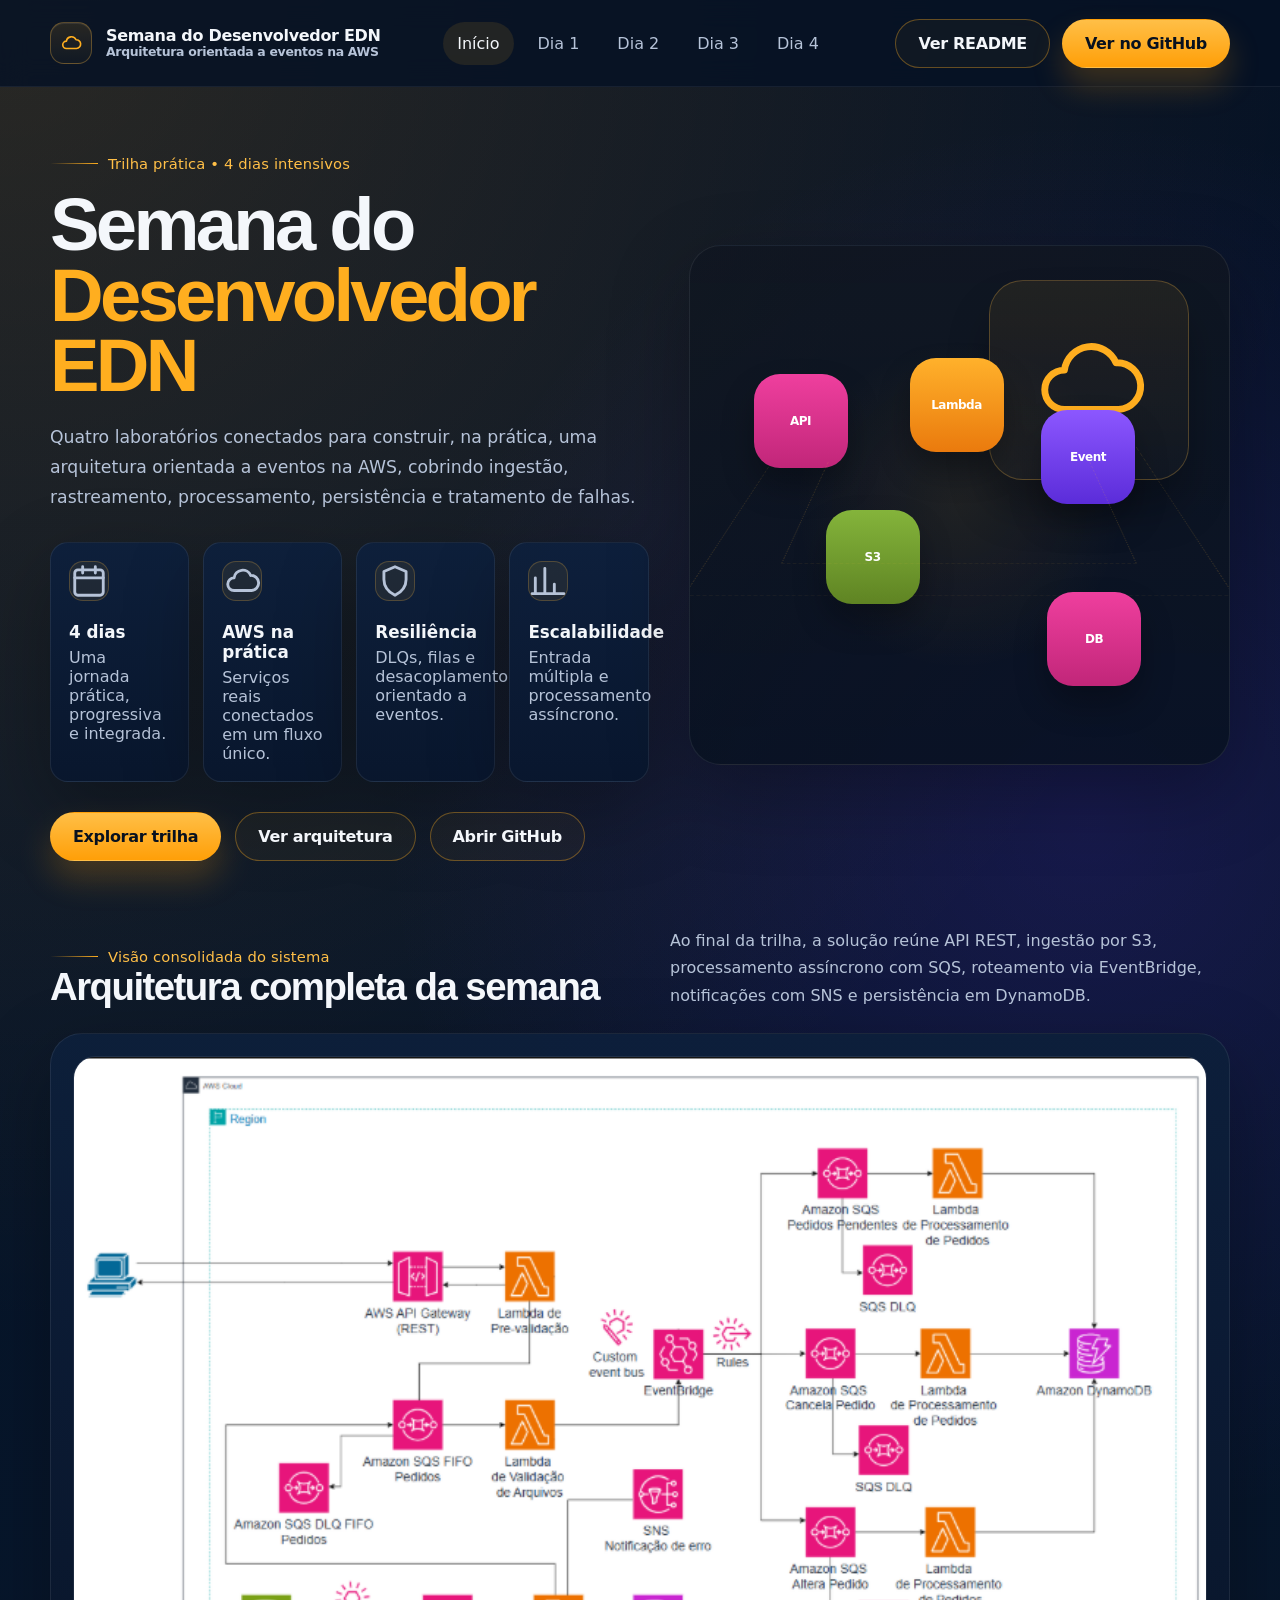
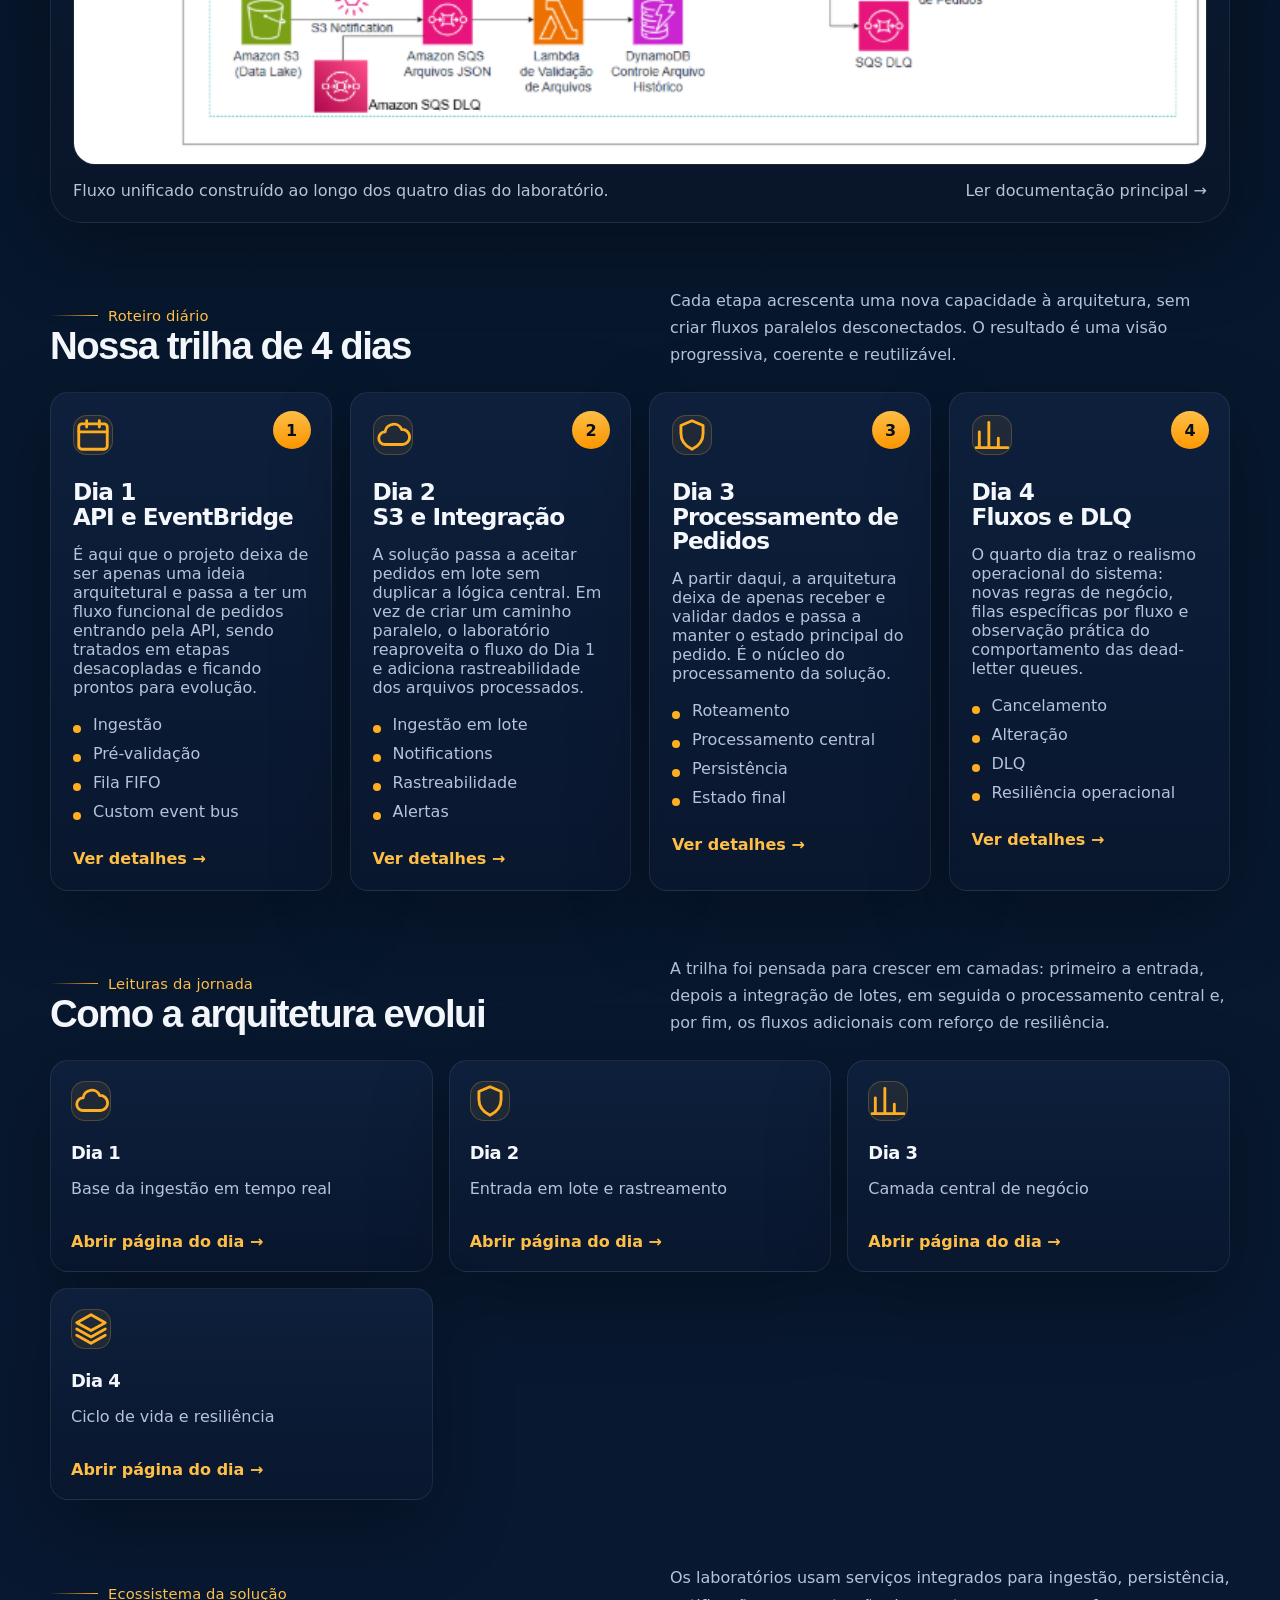
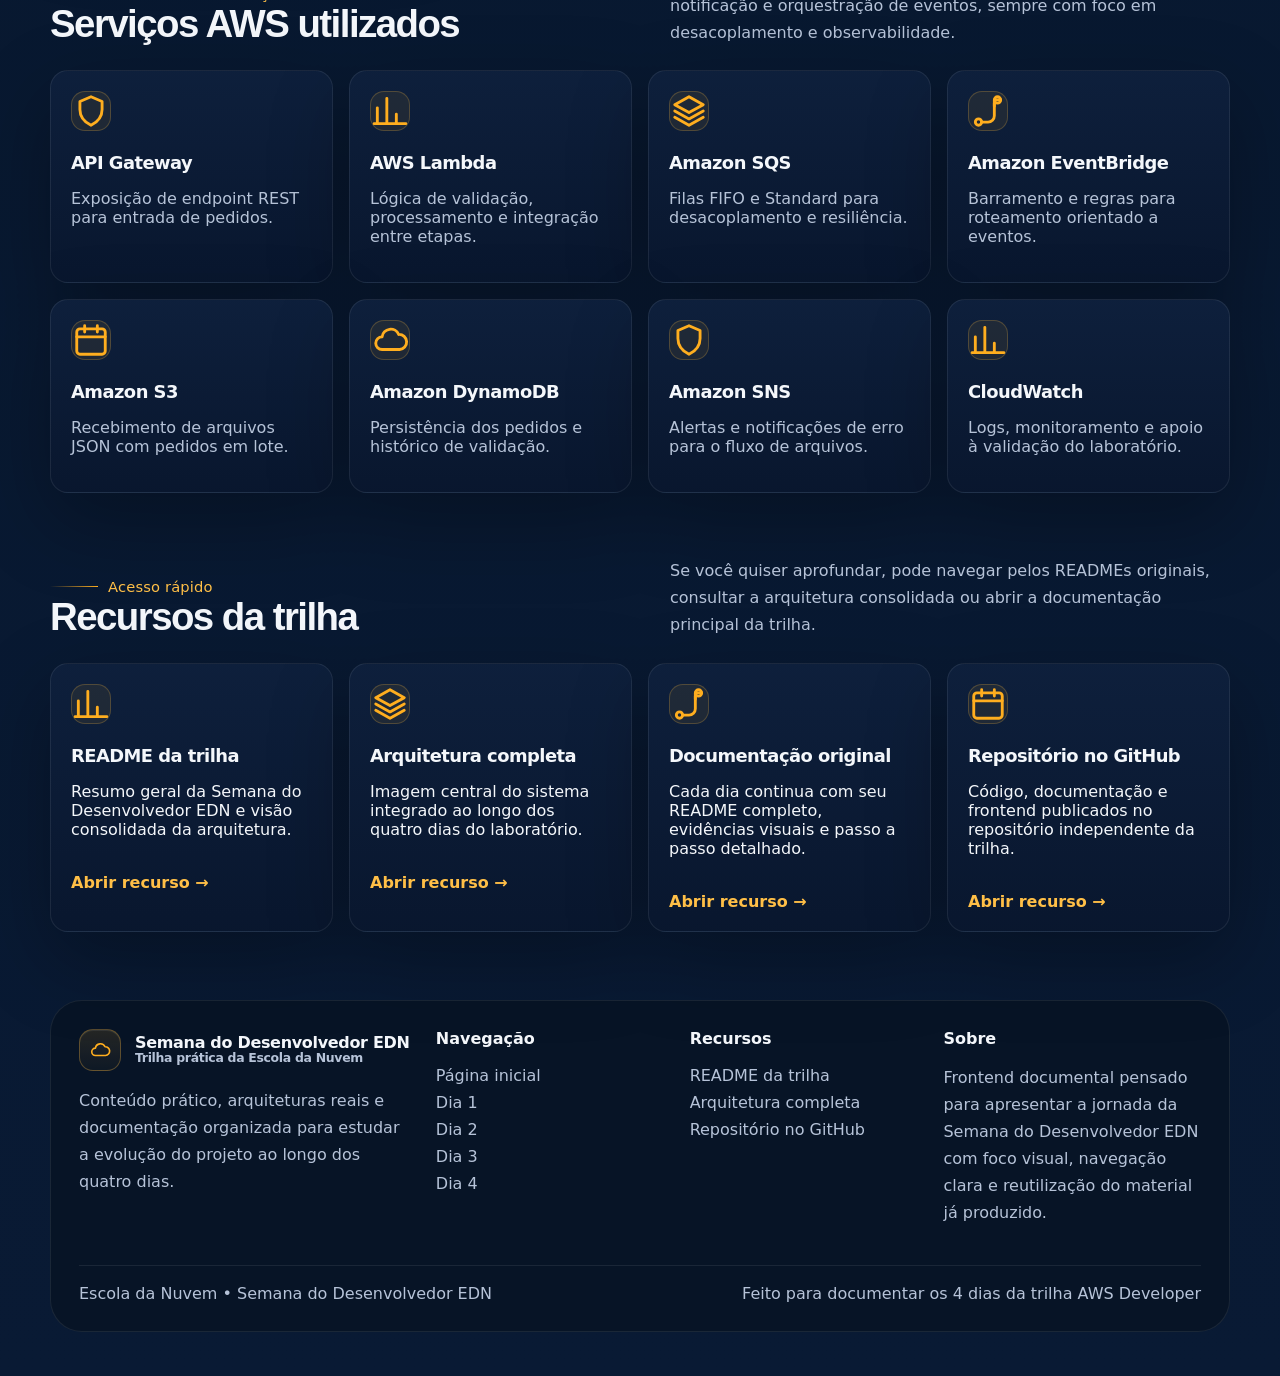
<file: site/index.html>
<!DOCTYPE html>
<html lang="pt-BR">
  <head>
    <meta charset="UTF-8">
    <meta name="viewport" content="width=device-width, initial-scale=1.0">
    <title>Semana do Desenvolvedor EDN</title>
    <meta name="description" content="Documentação da Semana do Desenvolvedor EDN com visão geral da trilha, arquitetura completa e navegação pelos quatro dias de laboratórios práticos na AWS.">
    <meta name="robots" content="index,follow">
    <meta name="theme-color" content="#071327">
    <link rel="canonical" href="https://ferfaoliver-ferreira.github.io/Semana_do_Desenvolvedor_EDN/">
    <meta property="og:locale" content="pt_BR">
    <meta property="og:type" content="website">
    <meta property="og:title" content="Semana do Desenvolvedor EDN">
    <meta property="og:description" content="Quatro laboratórios conectados para construir uma arquitetura orientada a eventos na AWS.">
    <meta property="og:url" content="https://ferfaoliver-ferreira.github.io/Semana_do_Desenvolvedor_EDN/">
    <meta property="og:image" content="https://ferfaoliver-ferreira.github.io/Semana_do_Desenvolvedor_EDN/assets/arquitetura-completa.png">
    <meta name="twitter:card" content="summary_large_image">
    <meta name="twitter:title" content="Semana do Desenvolvedor EDN">
    <meta name="twitter:description" content="Trilha prática da Escola da Nuvem com 4 dias de arquitetura orientada a eventos na AWS.">
    <link rel="stylesheet" href="styles.css">
  </head>
  <body data-page="home">
    <div id="app"></div>
    <script src="app.js"></script>
  </body>
</html>
</file>
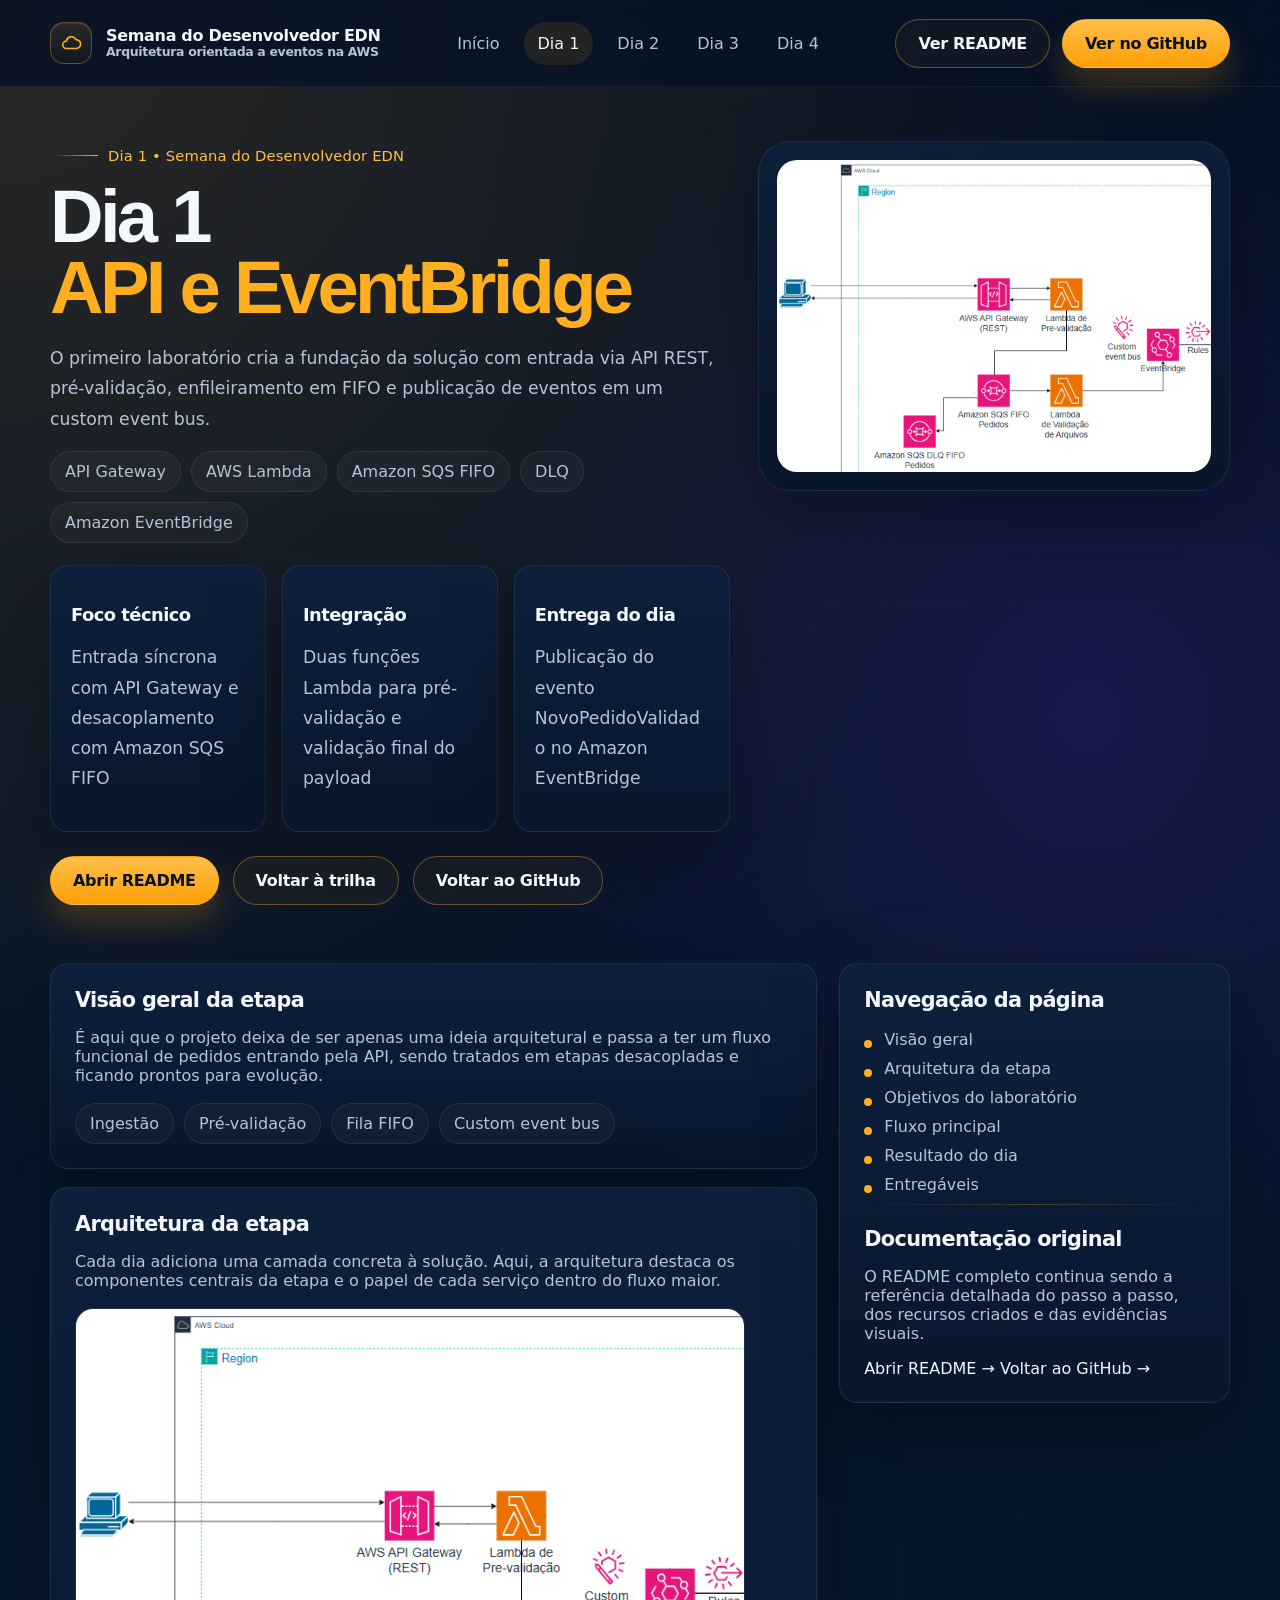
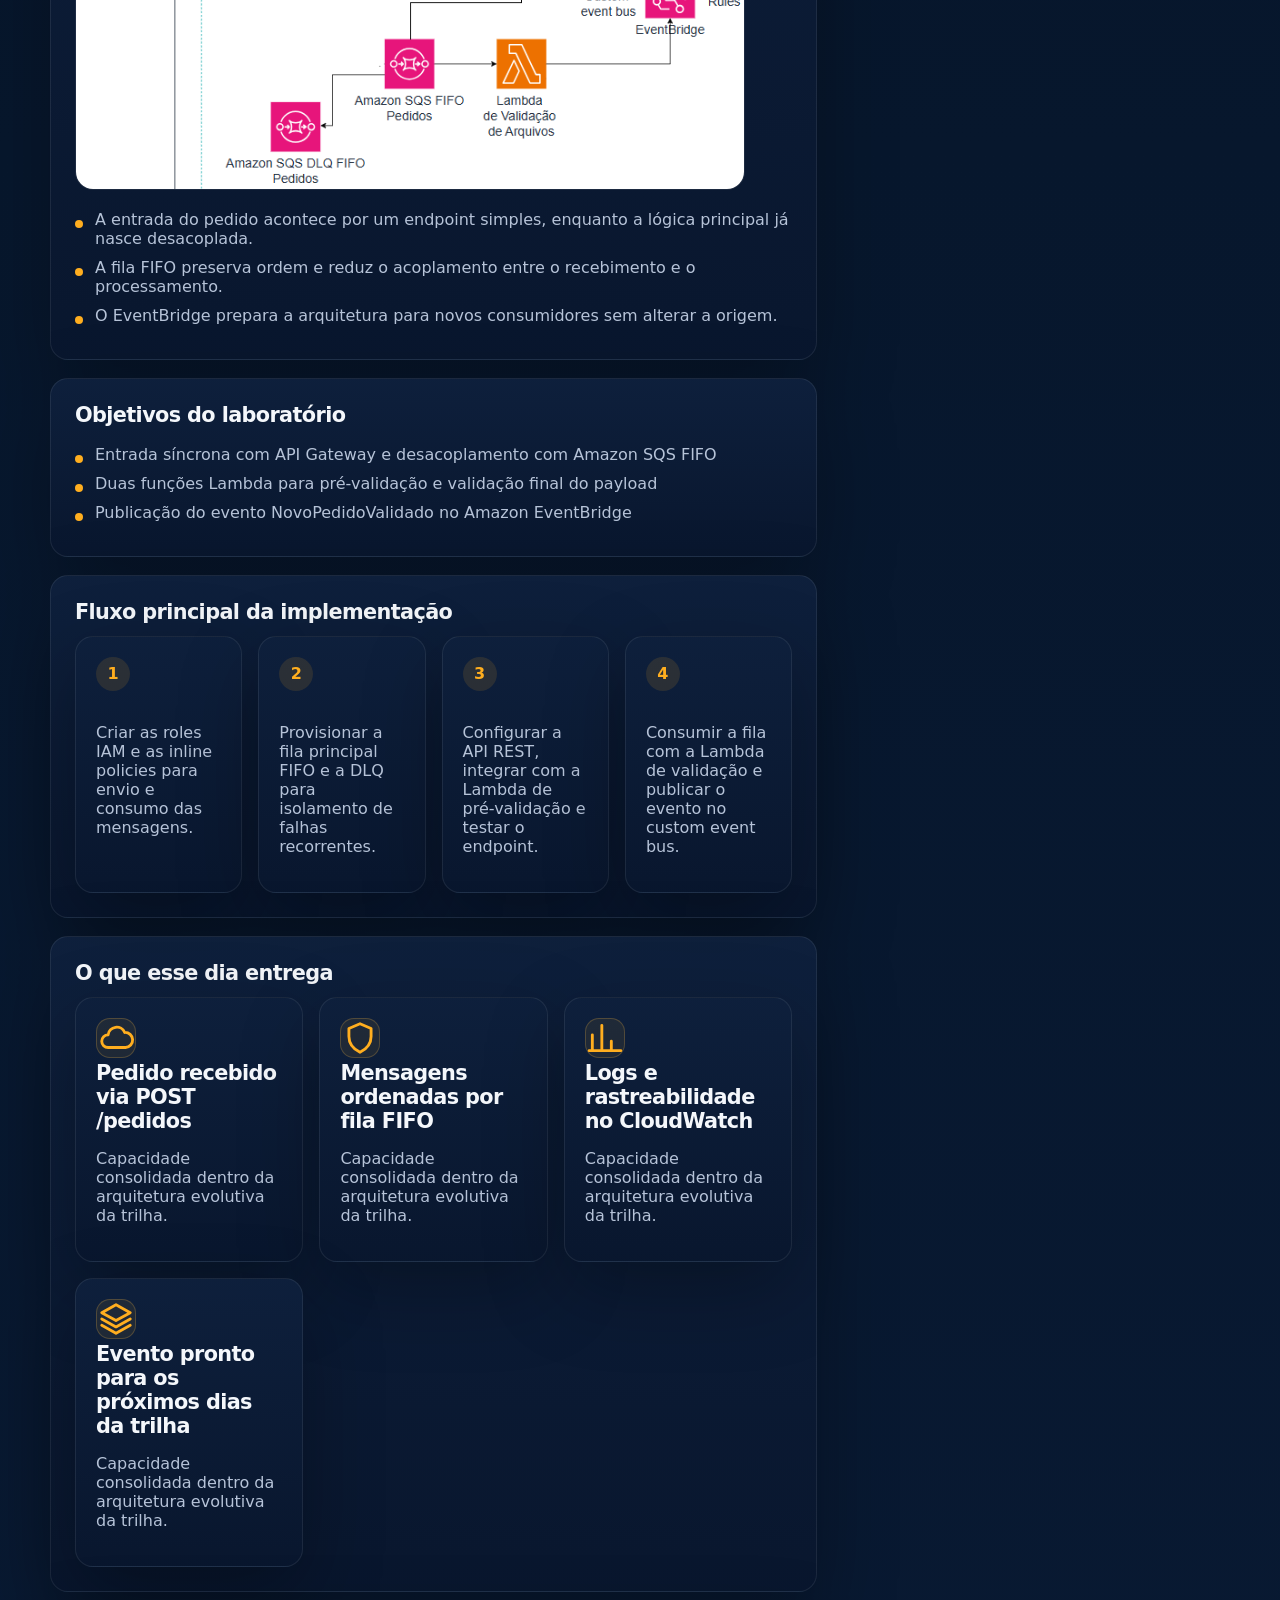
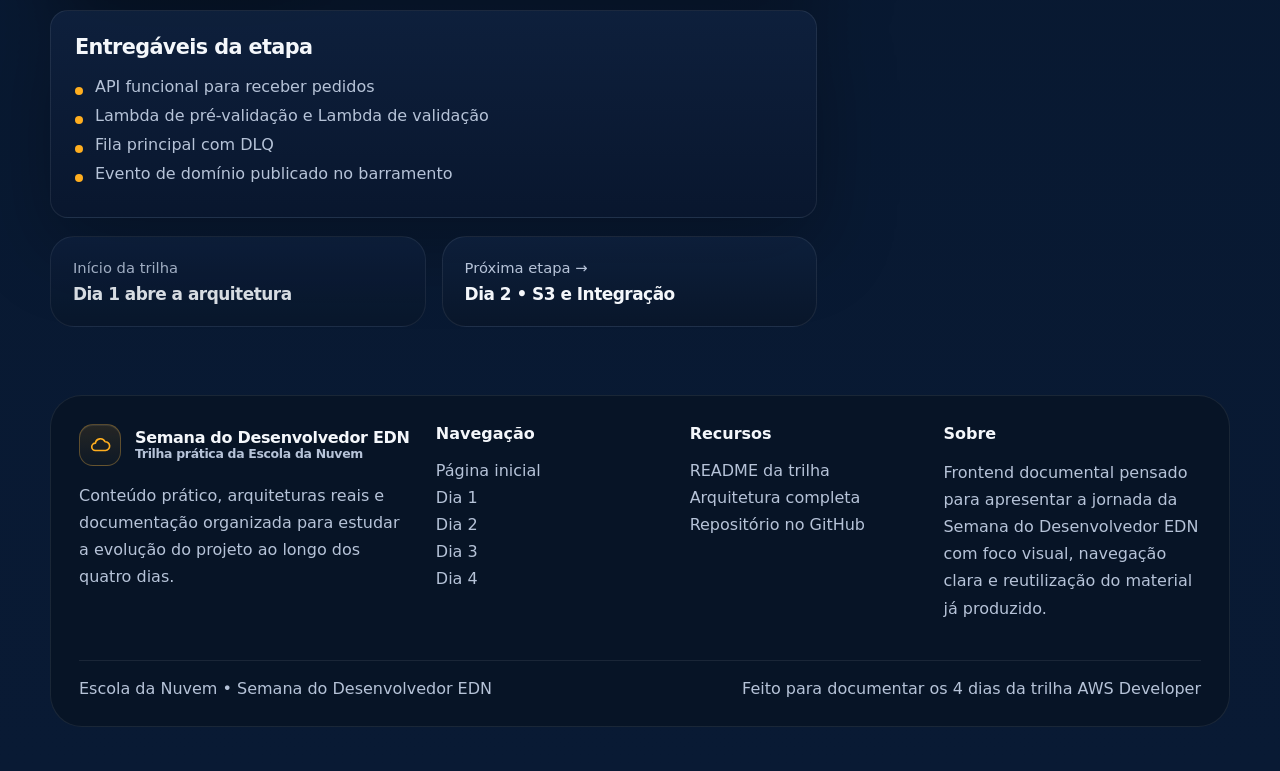
<file: site/dia-1.html>
<!DOCTYPE html>
<html lang="pt-BR">
  <head>
    <meta charset="UTF-8">
    <meta name="viewport" content="width=device-width, initial-scale=1.0">
    <title>Dia 1 • Semana do Desenvolvedor EDN</title>
    <meta name="description" content="Dia 1 da Semana do Desenvolvedor EDN: ingestão de pedidos via API, validação com Lambda, enfileiramento em Amazon SQS FIFO e publicação no EventBridge.">
    <meta name="robots" content="index,follow">
    <meta name="theme-color" content="#071327">
    <link rel="canonical" href="https://ferfaoliver-ferreira.github.io/Semana_do_Desenvolvedor_EDN/dia-1.html">
    <meta property="og:locale" content="pt_BR">
    <meta property="og:type" content="article">
    <meta property="og:title" content="Dia 1 • Semana do Desenvolvedor EDN">
    <meta property="og:description" content="Ingestão de pedidos via API e EventBridge dentro da trilha prática da Escola da Nuvem.">
    <meta property="og:url" content="https://ferfaoliver-ferreira.github.io/Semana_do_Desenvolvedor_EDN/dia-1.html">
    <meta property="og:image" content="https://ferfaoliver-ferreira.github.io/Semana_do_Desenvolvedor_EDN/assets/arquitetura-dia-1.png">
    <meta name="twitter:card" content="summary_large_image">
    <meta name="twitter:title" content="Dia 1 • Semana do Desenvolvedor EDN">
    <meta name="twitter:description" content="API Gateway, Lambda, Amazon SQS FIFO e EventBridge no primeiro laboratório da trilha.">
    <link rel="stylesheet" href="styles.css">
  </head>
  <body data-page="dia-1">
    <div id="app"></div>
    <script src="app.js"></script>
  </body>
</html>
</file>
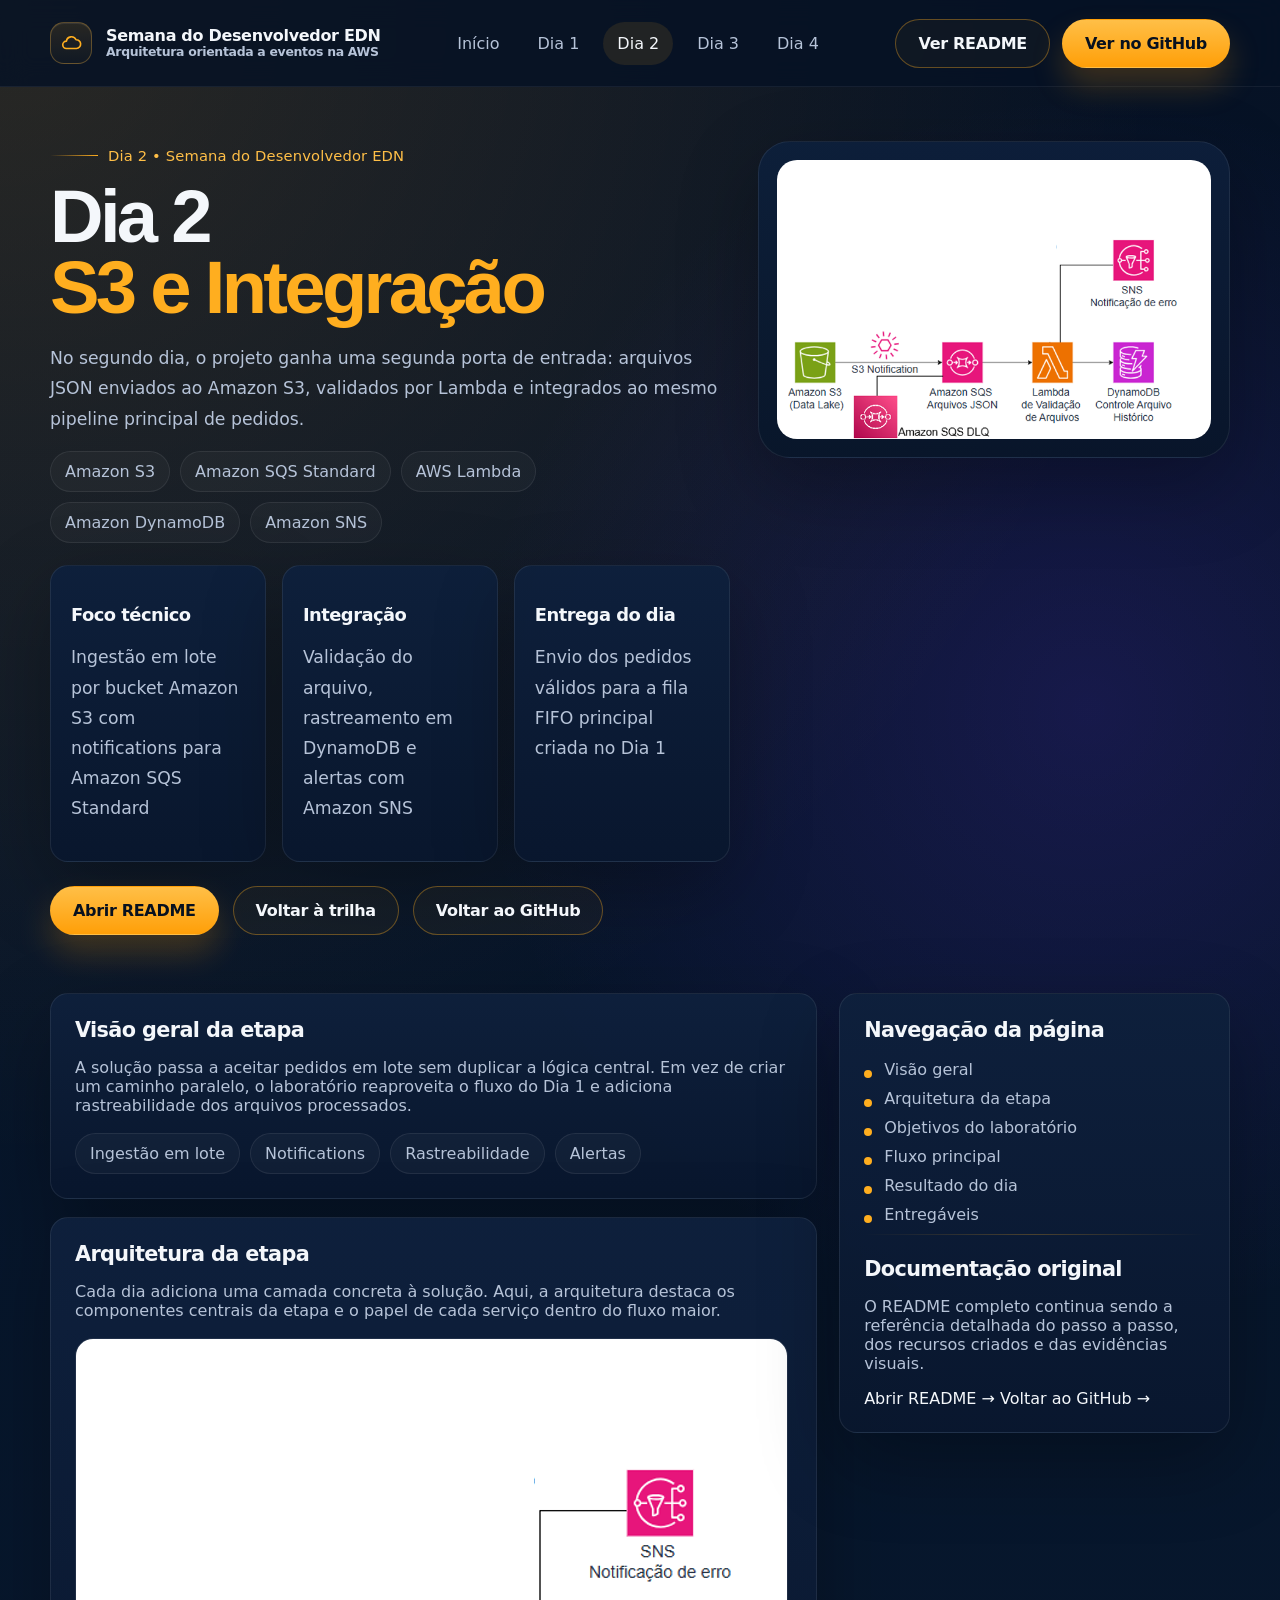
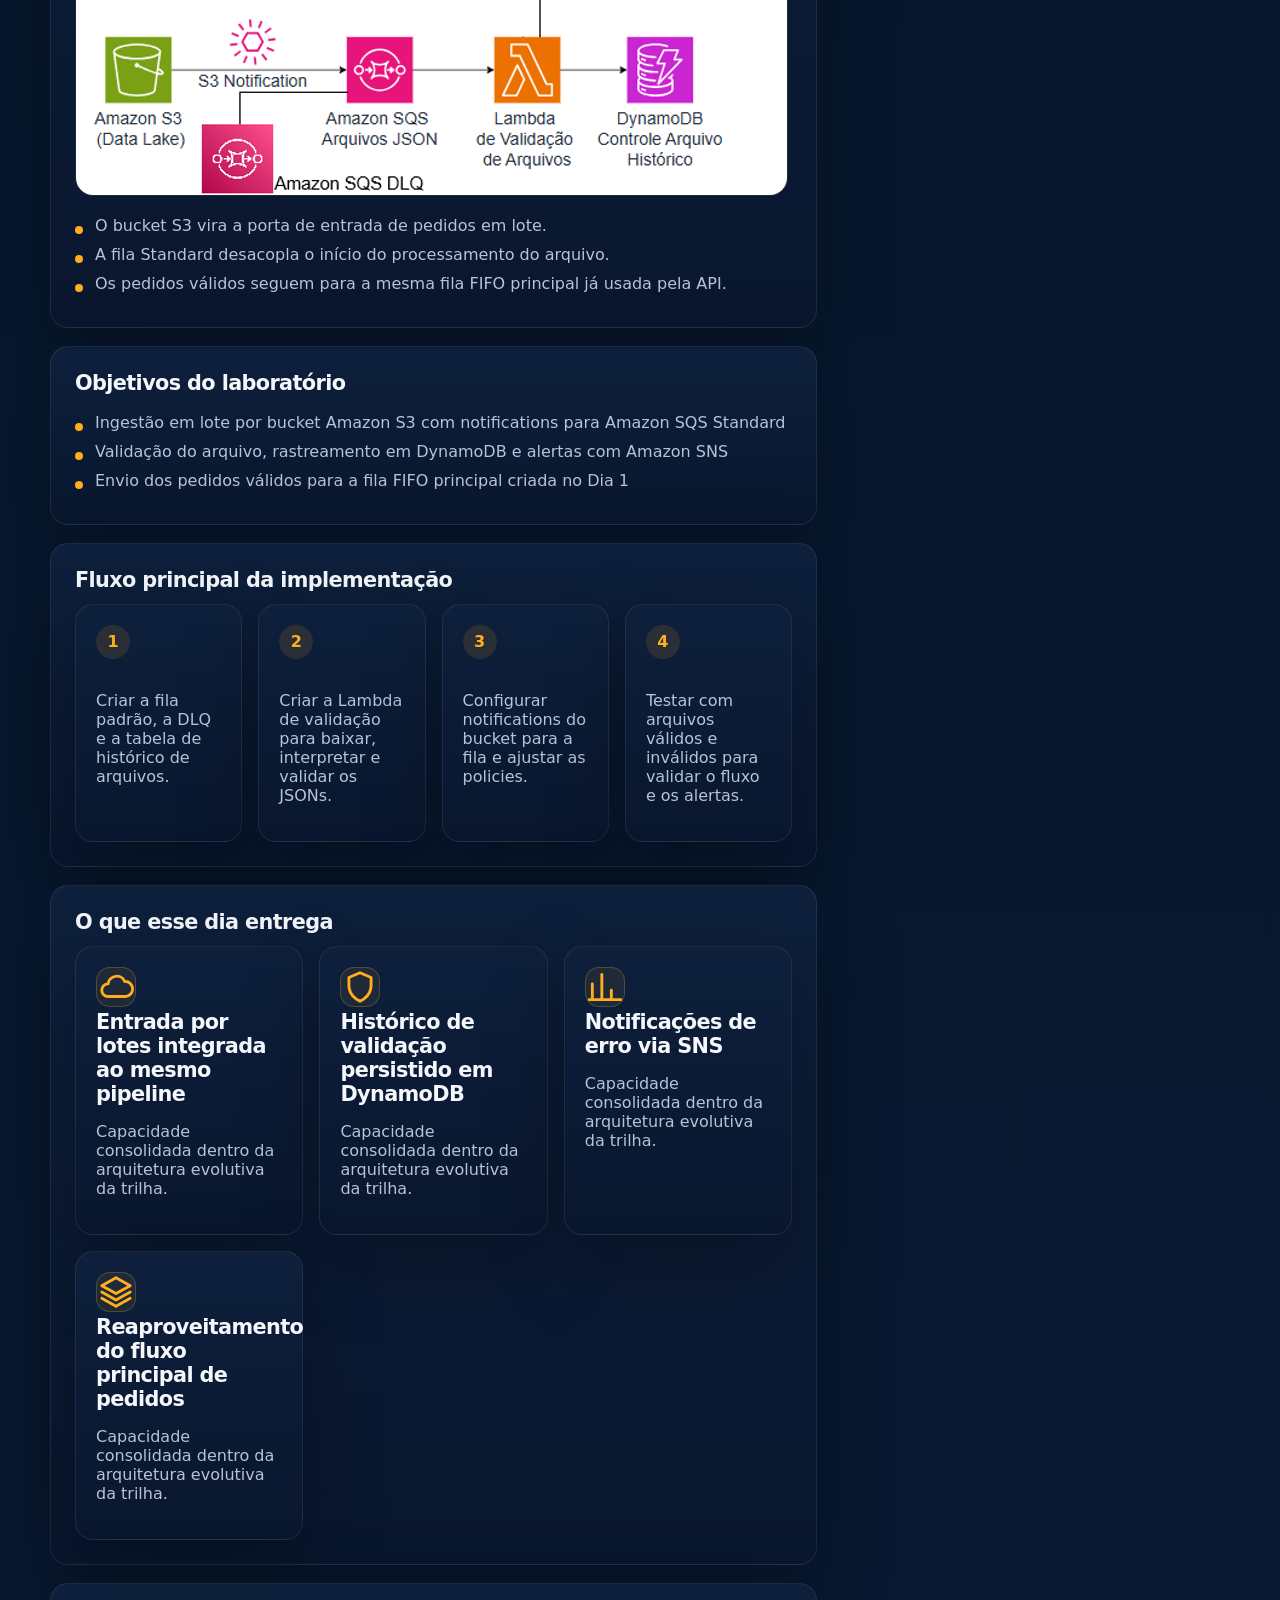
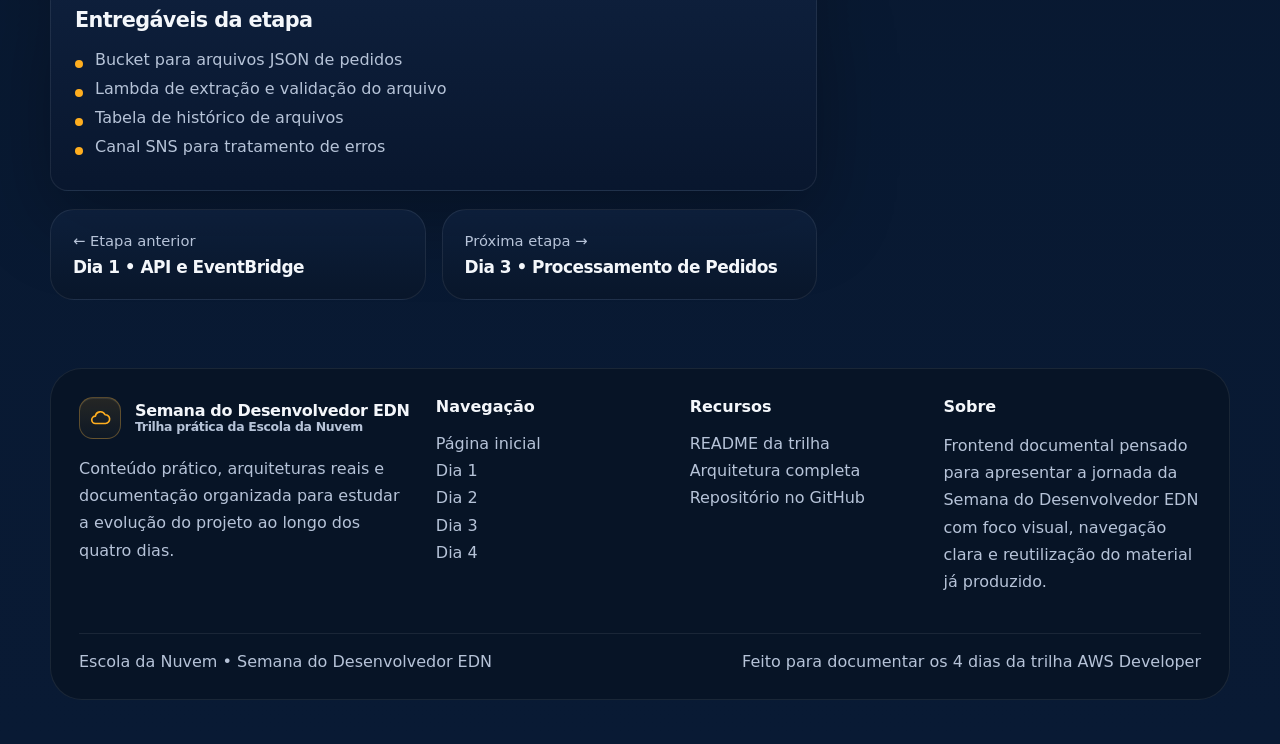
<file: site/dia-2.html>
<!DOCTYPE html>
<html lang="pt-BR">
  <head>
    <meta charset="UTF-8">
    <meta name="viewport" content="width=device-width, initial-scale=1.0">
    <title>Dia 2 • Semana do Desenvolvedor EDN</title>
    <meta name="description" content="Dia 2 da Semana do Desenvolvedor EDN: ingestão de arquivos JSON via Amazon S3, validação, rastreamento em DynamoDB e integração com o fluxo principal de pedidos.">
    <meta name="robots" content="index,follow">
    <meta name="theme-color" content="#071327">
    <link rel="canonical" href="https://ferfaoliver-ferreira.github.io/Semana_do_Desenvolvedor_EDN/dia-2.html">
    <meta property="og:locale" content="pt_BR">
    <meta property="og:type" content="article">
    <meta property="og:title" content="Dia 2 • Semana do Desenvolvedor EDN">
    <meta property="og:description" content="Arquivos via Amazon S3, Amazon SQS, Lambda, DynamoDB e SNS no segundo laboratório da trilha.">
    <meta property="og:url" content="https://ferfaoliver-ferreira.github.io/Semana_do_Desenvolvedor_EDN/dia-2.html">
    <meta property="og:image" content="https://ferfaoliver-ferreira.github.io/Semana_do_Desenvolvedor_EDN/assets/arquitetura-dia-2.png">
    <meta name="twitter:card" content="summary_large_image">
    <meta name="twitter:title" content="Dia 2 • Semana do Desenvolvedor EDN">
    <meta name="twitter:description" content="Entrada em lote com Amazon S3 e integração ao pipeline principal de pedidos.">
    <link rel="stylesheet" href="styles.css">
  </head>
  <body data-page="dia-2">
    <div id="app"></div>
    <script src="app.js"></script>
  </body>
</html>
</file>
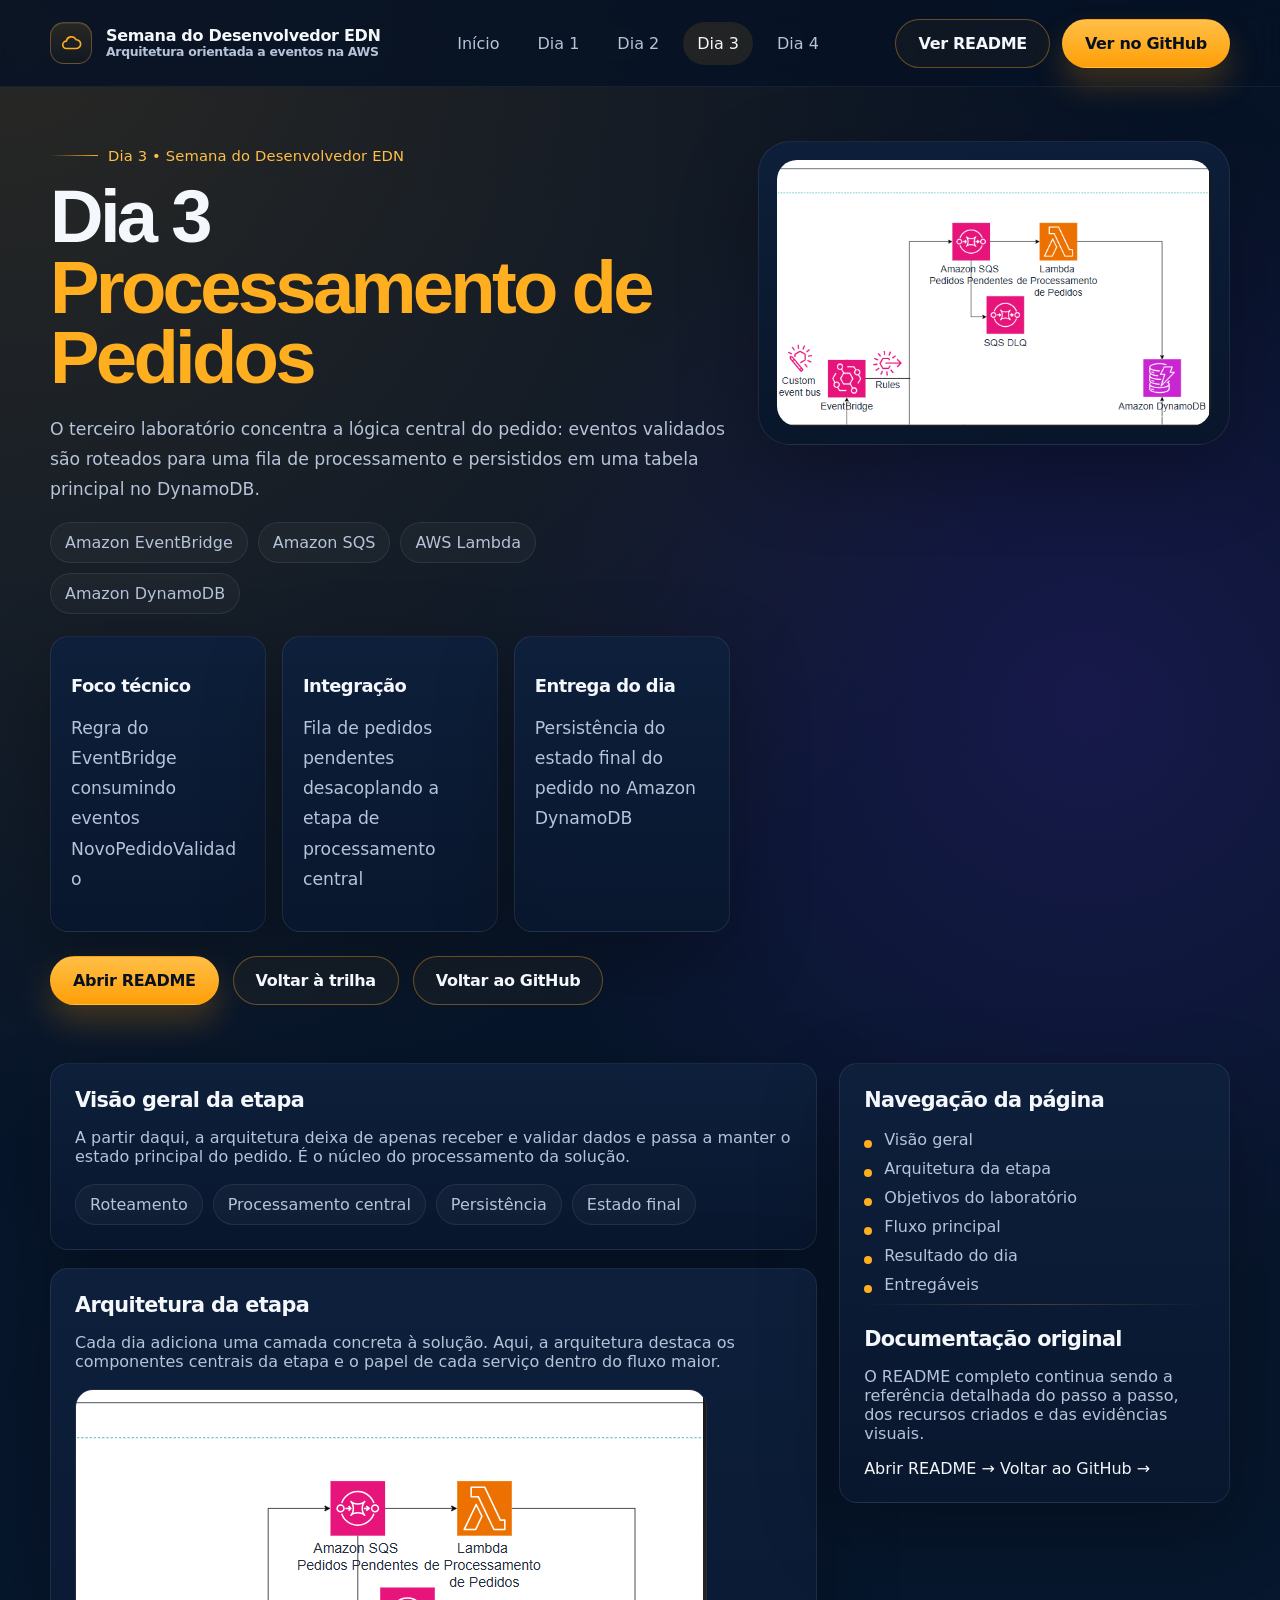
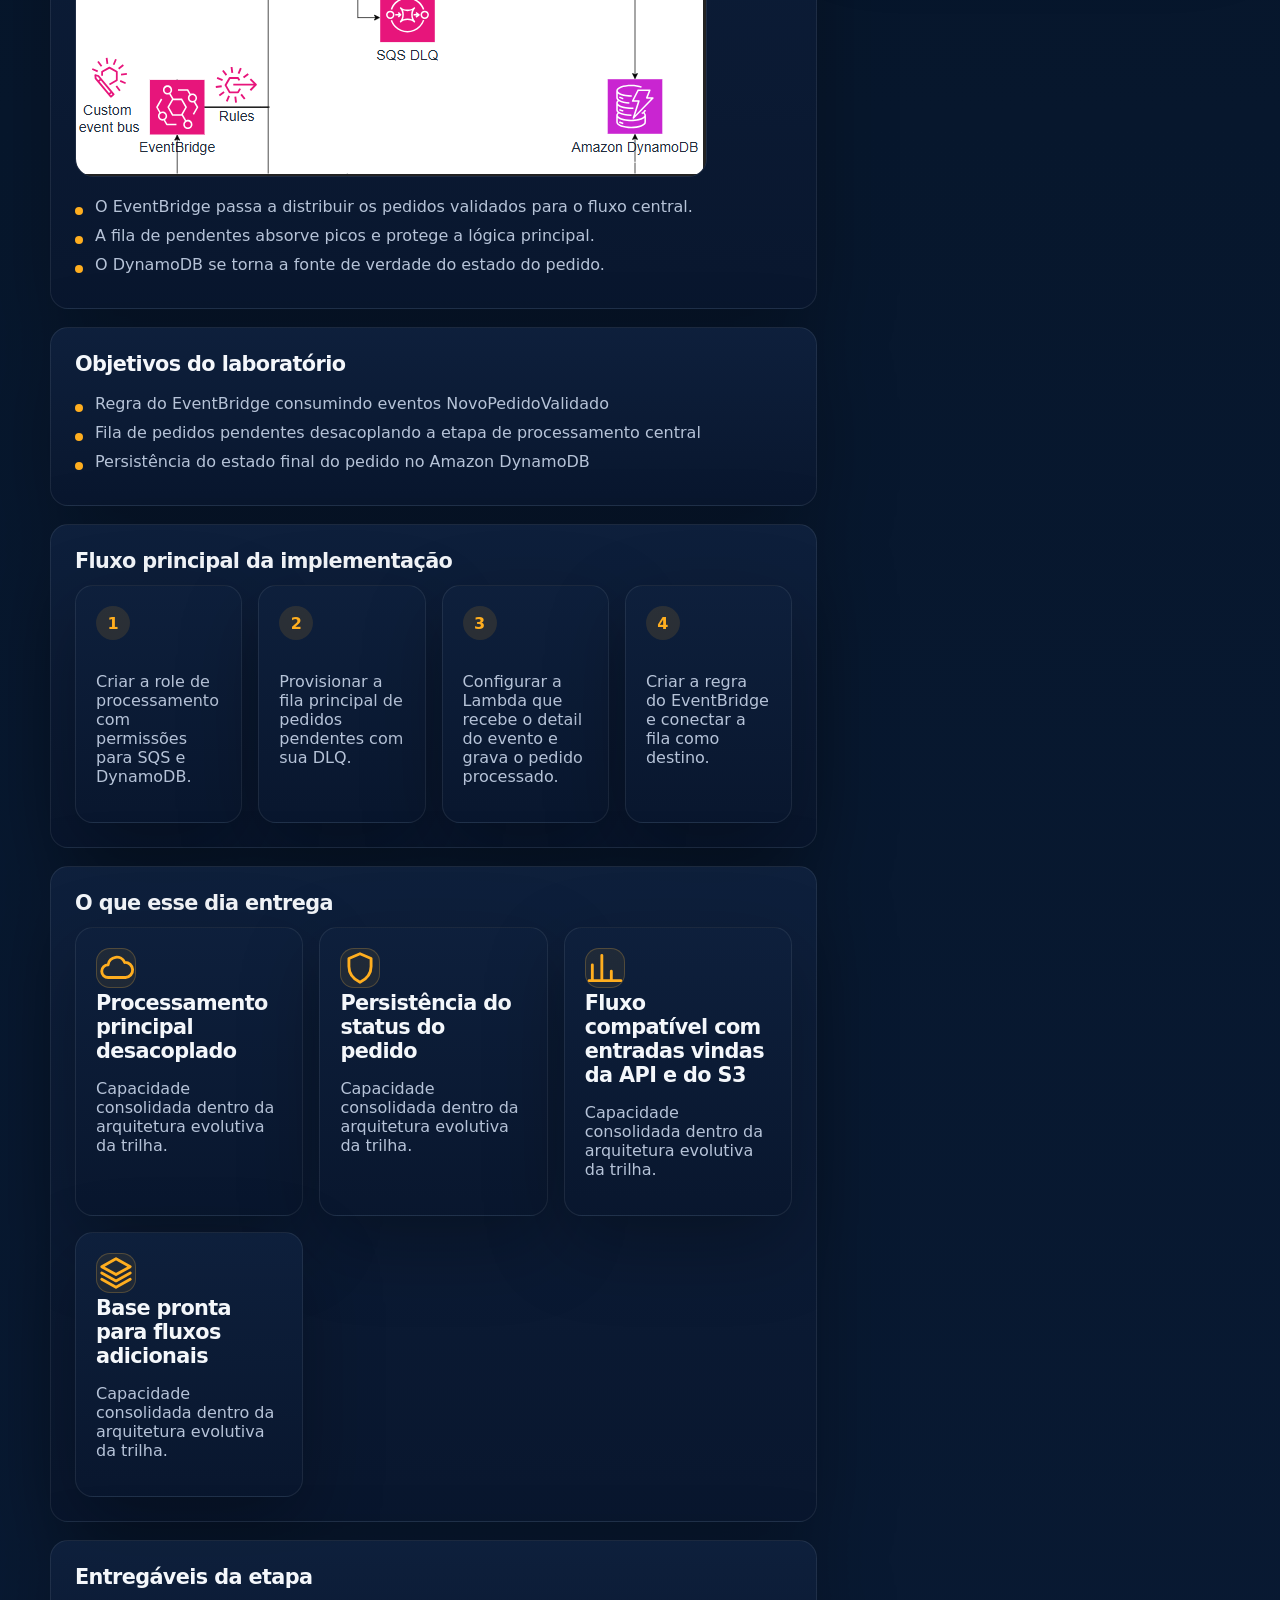
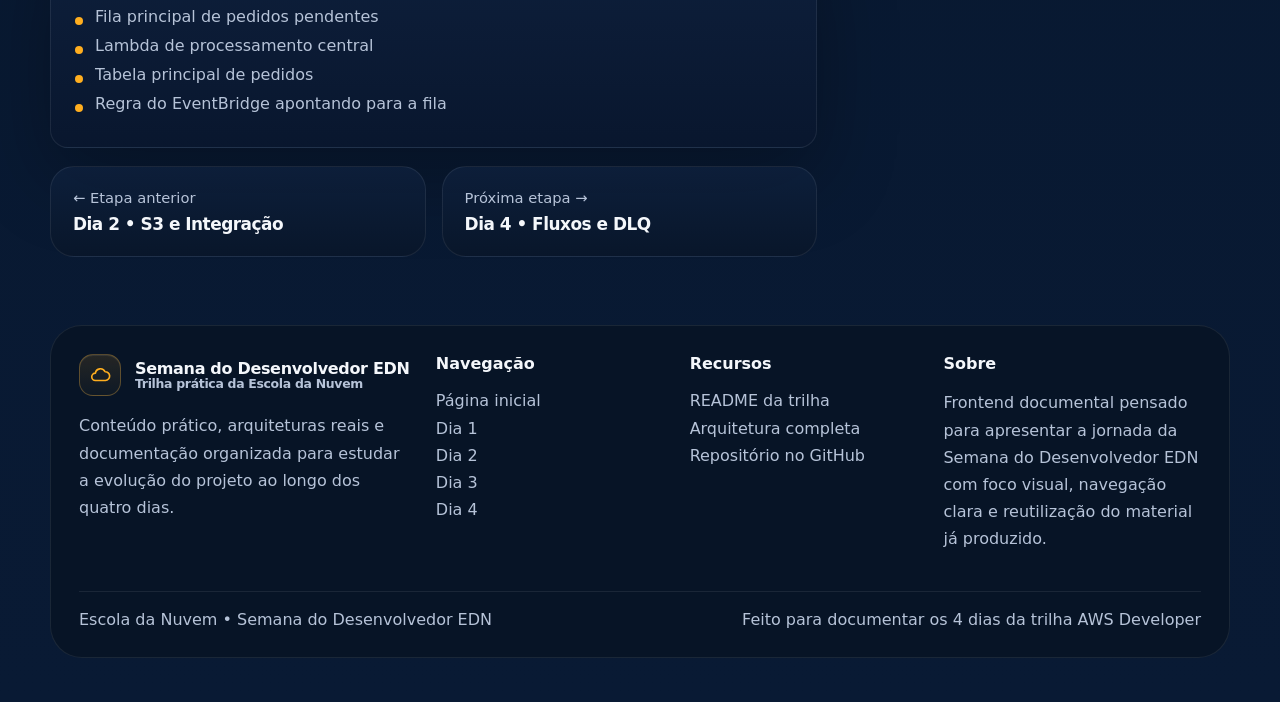
<file: site/dia-3.html>
<!DOCTYPE html>
<html lang="pt-BR">
  <head>
    <meta charset="UTF-8">
    <meta name="viewport" content="width=device-width, initial-scale=1.0">
    <title>Dia 3 • Semana do Desenvolvedor EDN</title>
    <meta name="description" content="Dia 3 da Semana do Desenvolvedor EDN: processamento central de pedidos com EventBridge, Amazon SQS, Lambda e persistência em DynamoDB.">
    <meta name="robots" content="index,follow">
    <meta name="theme-color" content="#071327">
    <link rel="canonical" href="https://ferfaoliver-ferreira.github.io/Semana_do_Desenvolvedor_EDN/dia-3.html">
    <meta property="og:locale" content="pt_BR">
    <meta property="og:type" content="article">
    <meta property="og:title" content="Dia 3 • Semana do Desenvolvedor EDN">
    <meta property="og:description" content="Camada central de negócio com processamento de pedidos e persistência no terceiro laboratório.">
    <meta property="og:url" content="https://ferfaoliver-ferreira.github.io/Semana_do_Desenvolvedor_EDN/dia-3.html">
    <meta property="og:image" content="https://ferfaoliver-ferreira.github.io/Semana_do_Desenvolvedor_EDN/assets/arquitetura-dia-3.png">
    <meta name="twitter:card" content="summary_large_image">
    <meta name="twitter:title" content="Dia 3 • Semana do Desenvolvedor EDN">
    <meta name="twitter:description" content="Processamento central de pedidos e persistência na trilha prática da Escola da Nuvem.">
    <link rel="stylesheet" href="styles.css">
  </head>
  <body data-page="dia-3">
    <div id="app"></div>
    <script src="app.js"></script>
  </body>
</html>
</file>
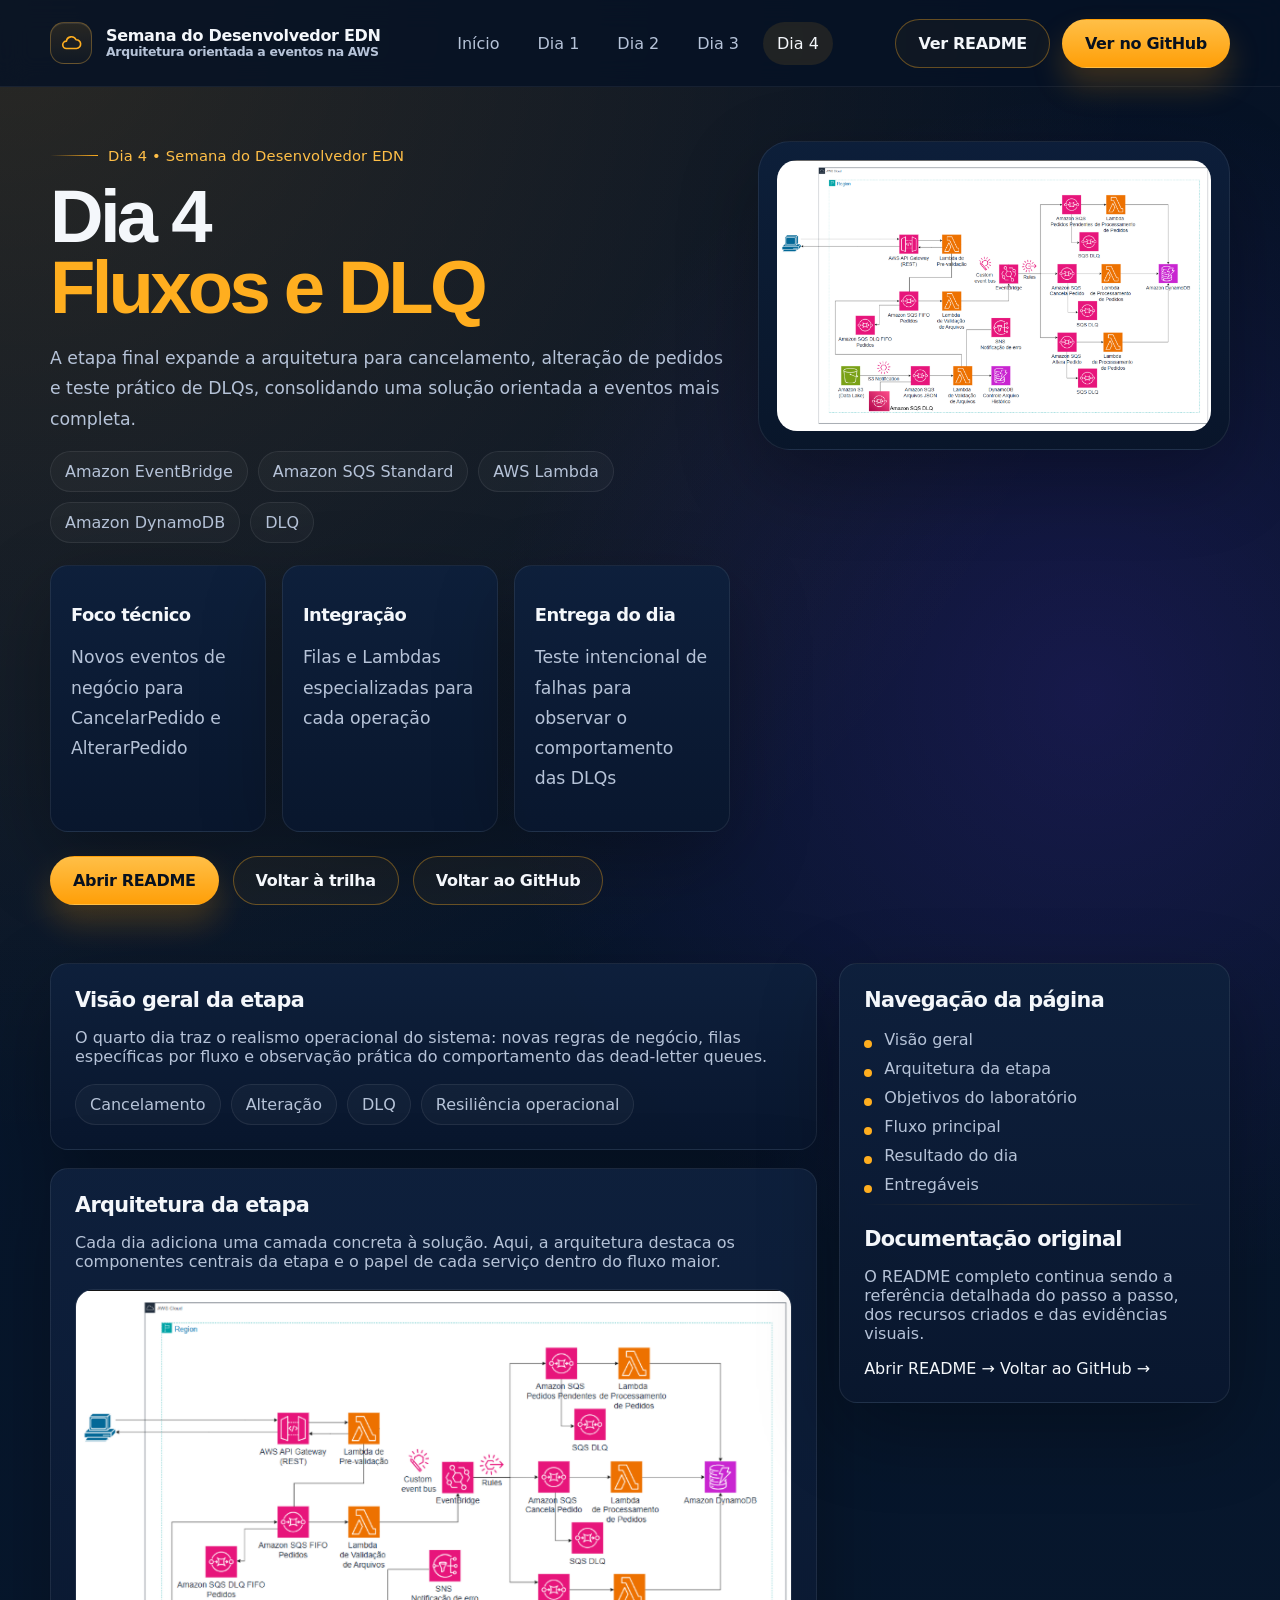
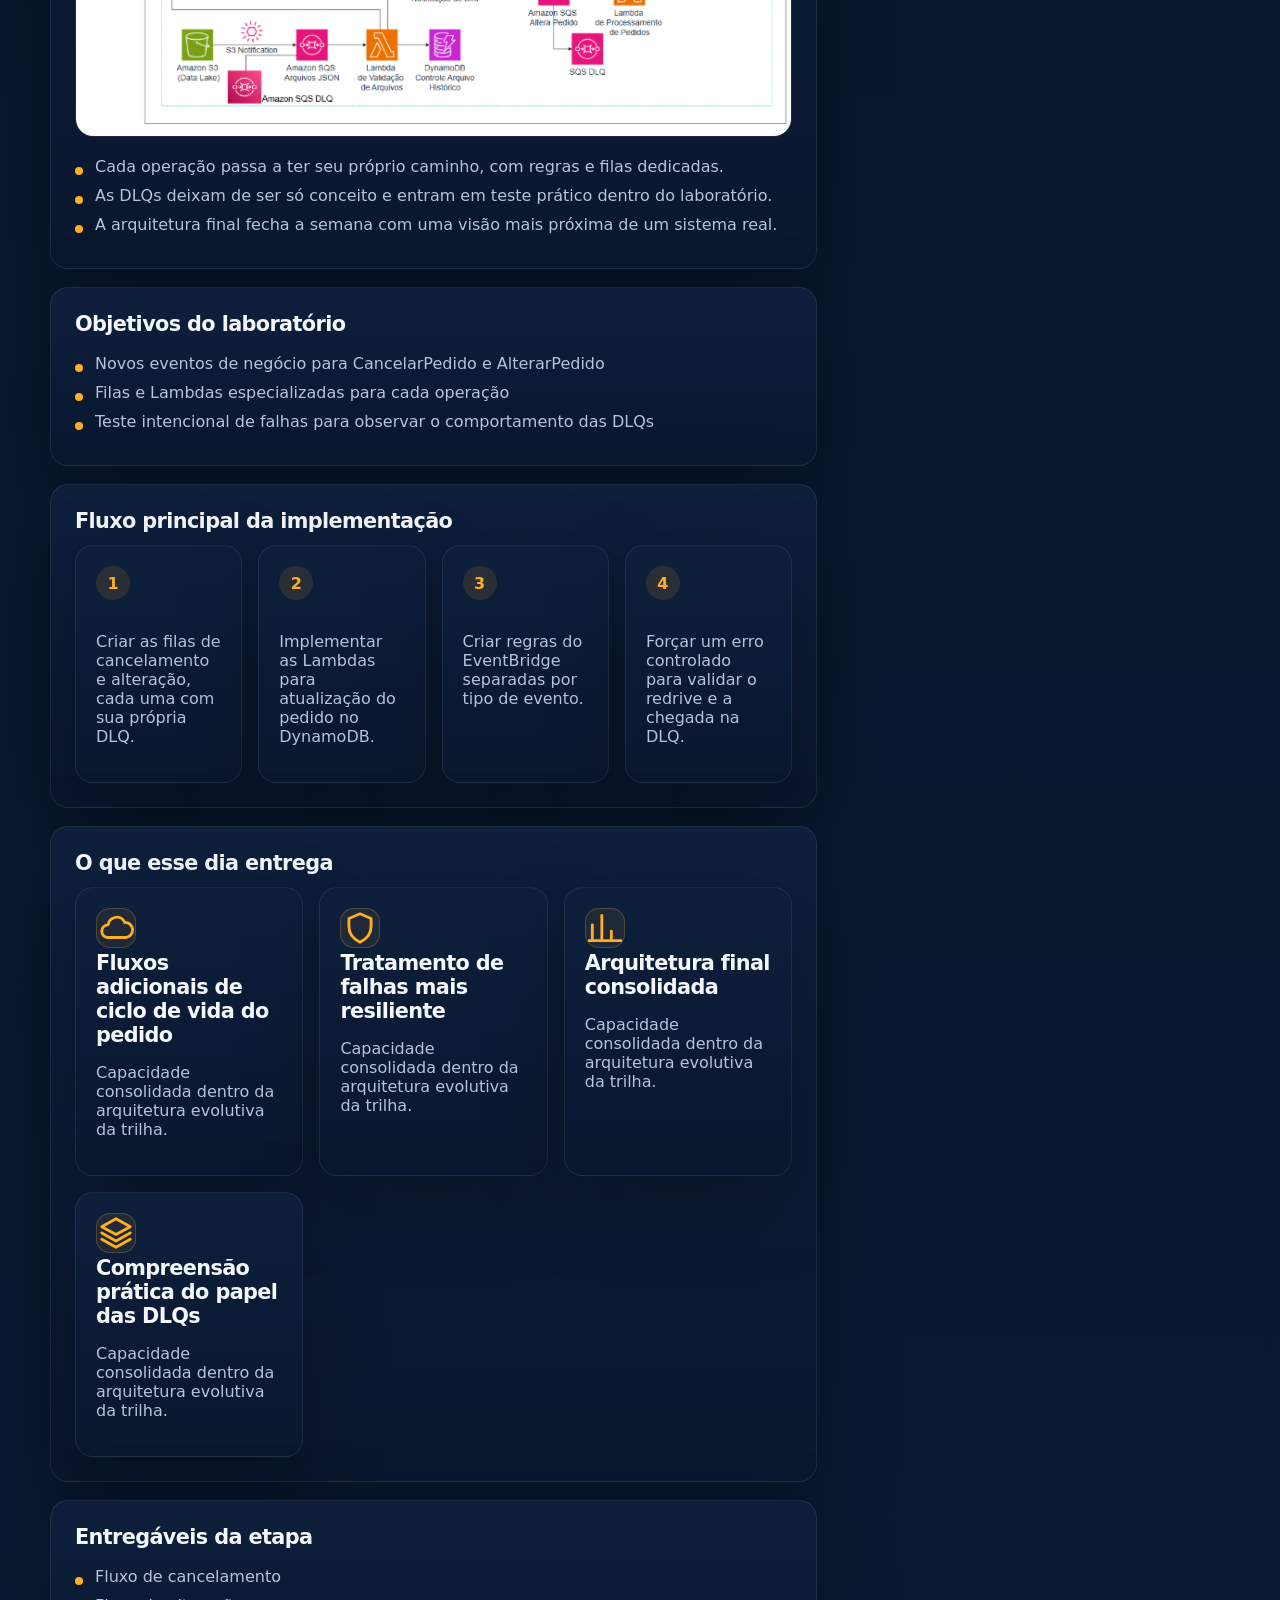
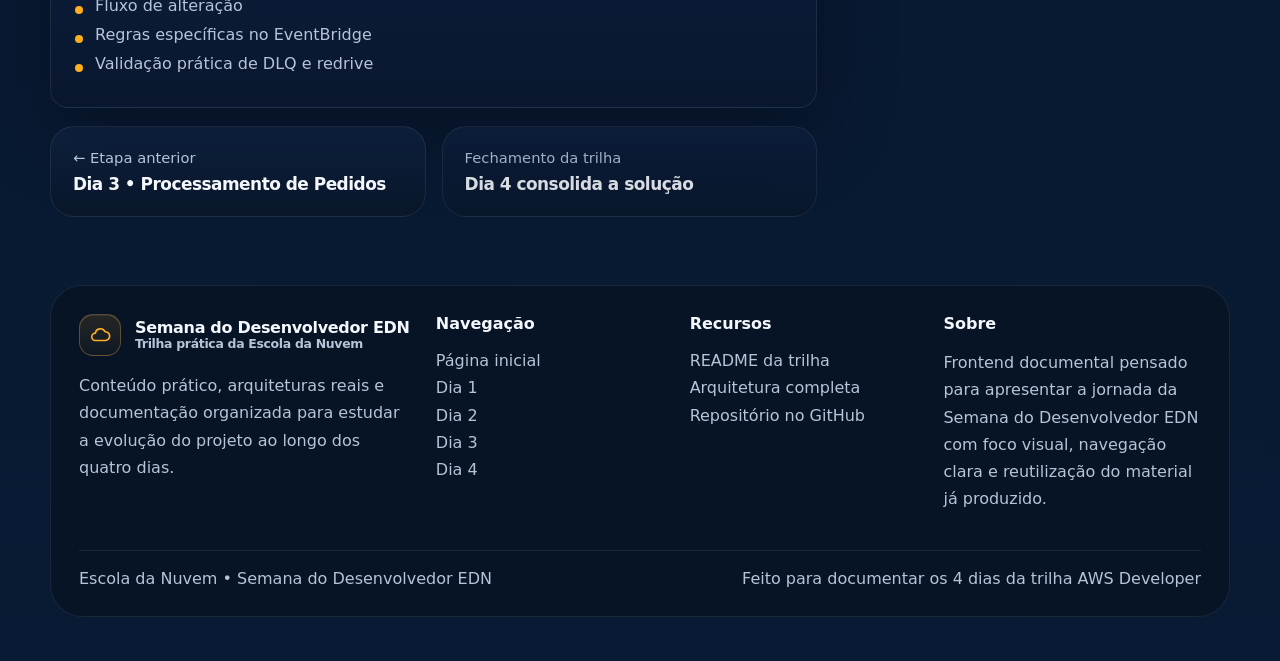
<file: site/dia-4.html>
<!DOCTYPE html>
<html lang="pt-BR">
  <head>
    <meta charset="UTF-8">
    <meta name="viewport" content="width=device-width, initial-scale=1.0">
    <title>Dia 4 • Semana do Desenvolvedor EDN</title>
    <meta name="description" content="Dia 4 da Semana do Desenvolvedor EDN: fluxos adicionais de pedidos, cancelamento, alteração, DLQs e reforço de resiliência operacional.">
    <meta name="robots" content="index,follow">
    <meta name="theme-color" content="#071327">
    <link rel="canonical" href="https://ferfaoliver-ferreira.github.io/Semana_do_Desenvolvedor_EDN/dia-4.html">
    <meta property="og:locale" content="pt_BR">
    <meta property="og:type" content="article">
    <meta property="og:title" content="Dia 4 • Semana do Desenvolvedor EDN">
    <meta property="og:description" content="Fluxos adicionais, EventBridge, Lambda, Amazon SQS e DLQs no fechamento da trilha.">
    <meta property="og:url" content="https://ferfaoliver-ferreira.github.io/Semana_do_Desenvolvedor_EDN/dia-4.html">
    <meta property="og:image" content="https://ferfaoliver-ferreira.github.io/Semana_do_Desenvolvedor_EDN/assets/arquitetura-dia-4.png">
    <meta name="twitter:card" content="summary_large_image">
    <meta name="twitter:title" content="Dia 4 • Semana do Desenvolvedor EDN">
    <meta name="twitter:description" content="Fechamento da arquitetura com fluxos adicionais e validação prática de DLQs.">
    <link rel="stylesheet" href="styles.css">
  </head>
  <body data-page="dia-4">
    <div id="app"></div>
    <script src="app.js"></script>
  </body>
</html>
</file>
<file: site/styles.css>
:root {
  --bg: #071327;
  --bg-soft: #0b1d38;
  --panel: rgba(10, 24, 49, 0.92);
  --panel-strong: #0d2244;
  --line: rgba(255, 184, 61, 0.18);
  --line-strong: rgba(255, 184, 61, 0.42);
  --text: #f4f7fb;
  --muted: #b6c3d8;
  --accent: #ffae1f;
  --accent-strong: #ffbf47;
  --success: #8fd2b0;
  --shadow: 0 28px 80px rgba(0, 0, 0, 0.28);
  --radius-xl: 32px;
  --radius-lg: 24px;
  --radius-md: 18px;
  --radius-sm: 12px;
  --content: 1180px;
  --copy: 720px;
  --nav-height: 86px;
  --font-display: "Segoe UI", "Trebuchet MS", sans-serif;
  --font-body: "Segoe UI", system-ui, sans-serif;
}

* {
  box-sizing: border-box;
}

html {
  scroll-behavior: smooth;
}

body {
  margin: 0;
  font-family: var(--font-body);
  color: var(--text);
  background:
    radial-gradient(circle at top left, rgba(255, 174, 31, 0.14), transparent 28%),
    radial-gradient(circle at 85% 18%, rgba(109, 53, 255, 0.16), transparent 18%),
    linear-gradient(180deg, #061225 0%, #07172d 44%, #091a34 100%);
  min-height: 100vh;
}

body::before {
  content: "";
  position: fixed;
  inset: 0;
  pointer-events: none;
  background-image:
    linear-gradient(rgba(255, 255, 255, 0.025) 1px, transparent 1px),
    linear-gradient(90deg, rgba(255, 255, 255, 0.025) 1px, transparent 1px);
  background-size: 64px 64px;
  mask-image: linear-gradient(180deg, rgba(0, 0, 0, 0.6), transparent 80%);
  opacity: 0.45;
}

a {
  color: inherit;
  text-decoration: none;
}

a:focus-visible,
button:focus-visible,
.card-link:focus-visible {
  outline: 2px solid rgba(255, 190, 71, 0.92);
  outline-offset: 3px;
}

a,
button {
  -webkit-tap-highlight-color: transparent;
}

img {
  max-width: 100%;
  display: block;
}

.site-shell {
  position: relative;
  z-index: 1;
}

.site-header {
  position: sticky;
  top: 0;
  z-index: 20;
  backdrop-filter: blur(14px);
  background: rgba(6, 18, 37, 0.82);
  border-bottom: 1px solid rgba(255, 255, 255, 0.06);
}

.header-inner,
.section-inner,
.footer-inner {
  width: min(calc(100% - 32px), var(--content));
  margin: 0 auto;
}

.header-inner {
  min-height: var(--nav-height);
  display: flex;
  align-items: center;
  justify-content: space-between;
  gap: 24px;
}

.brand {
  display: inline-flex;
  align-items: center;
  gap: 14px;
  font-weight: 700;
  letter-spacing: -0.02em;
}

.brand-mark {
  width: 42px;
  height: 42px;
  border-radius: 14px;
  display: grid;
  place-items: center;
  border: 1px solid rgba(255, 190, 71, 0.3);
  background: linear-gradient(180deg, rgba(255, 174, 31, 0.12), rgba(255, 174, 31, 0.03));
  color: var(--accent);
  box-shadow: inset 0 1px 0 rgba(255, 255, 255, 0.08);
}

.brand svg {
  width: 22px;
  height: 22px;
}

.brand-text {
  display: flex;
  flex-direction: column;
  line-height: 1.05;
}

.brand-text strong {
  font-size: 1rem;
}

.brand-text span {
  color: var(--muted);
  font-size: 0.78rem;
}

.site-nav {
  display: flex;
  align-items: center;
  gap: 10px;
  flex-wrap: wrap;
}

.menu-toggle {
  display: none;
  width: 52px;
  height: 52px;
  border: 1px solid rgba(255, 174, 31, 0.24);
  border-radius: 16px;
  background: rgba(255, 174, 31, 0.06);
  padding: 0;
  cursor: pointer;
  align-items: center;
  justify-content: center;
  flex-direction: column;
  gap: 5px;
}

.menu-toggle span {
  width: 20px;
  height: 2px;
  border-radius: 999px;
  background: var(--text);
  transition: transform 180ms ease, opacity 180ms ease;
}

body.nav-open .menu-toggle span:nth-child(1) {
  transform: translateY(7px) rotate(45deg);
}

body.nav-open .menu-toggle span:nth-child(2) {
  opacity: 0;
}

body.nav-open .menu-toggle span:nth-child(3) {
  transform: translateY(-7px) rotate(-45deg);
}

.site-nav a {
  padding: 12px 14px;
  border-radius: 999px;
  color: var(--muted);
  transition: color 180ms ease, background 180ms ease, transform 180ms ease;
}

.site-nav a:hover,
.site-nav a[aria-current="page"] {
  background: rgba(255, 174, 31, 0.1);
  color: var(--text);
}

.site-nav a:active {
  transform: scale(0.98);
}

.header-actions {
  display: flex;
  align-items: center;
  gap: 12px;
  flex-wrap: wrap;
}

.button,
.ghost-button {
  display: inline-flex;
  align-items: center;
  justify-content: center;
  gap: 10px;
  padding: 14px 22px;
  border-radius: 999px;
  border: 1px solid transparent;
  font-weight: 700;
  letter-spacing: -0.02em;
  transition: transform 180ms ease, border-color 180ms ease, background 180ms ease, box-shadow 180ms ease, color 180ms ease;
}

.button {
  background: linear-gradient(180deg, var(--accent-strong), #ff9f08);
  color: #08111f;
  box-shadow: 0 18px 32px rgba(255, 158, 8, 0.22);
}

.ghost-button {
  border-color: rgba(255, 174, 31, 0.36);
  background: rgba(255, 174, 31, 0.04);
  color: var(--text);
}

.button:hover,
.ghost-button:hover {
  transform: translateY(-1px);
}

.button:active,
.ghost-button:active {
  transform: translateY(0) scale(0.985);
}

.hero {
  padding: 62px 0 34px;
}

.hero-grid {
  display: grid;
  grid-template-columns: 1.05fr 0.95fr;
  gap: 40px;
  align-items: center;
}

.eyeline {
  display: inline-flex;
  align-items: center;
  gap: 10px;
  color: var(--accent-strong);
  font-size: 0.92rem;
  letter-spacing: 0.01em;
}

.eyeline::before {
  content: "";
  width: 48px;
  height: 1px;
  background: linear-gradient(90deg, transparent, var(--accent));
}

.hero h1,
.page-hero h1 {
  margin: 18px 0 20px;
  font-family: var(--font-display);
  font-size: clamp(2.6rem, 5.8vw, 5rem);
  line-height: 0.95;
  letter-spacing: -0.05em;
}

.hero h1 span,
.page-hero h1 span {
  color: var(--accent);
}

.hero p,
.page-hero p,
.copy-block p,
.callout p {
  color: var(--muted);
  font-size: 1.08rem;
  line-height: 1.75;
}

.hero-copy {
  max-width: 620px;
}

.hero-metrics {
  margin: 30px 0;
  display: grid;
  grid-template-columns: repeat(4, minmax(0, 1fr));
  gap: 14px;
}

.metric-card,
.mini-panel,
.service-card,
.resource-card,
.timeline-card,
.fact-card,
.step-card,
.readme-card {
  background: linear-gradient(180deg, rgba(14, 32, 60, 0.98), rgba(9, 23, 46, 0.98));
  border: 1px solid rgba(255, 255, 255, 0.08);
  border-radius: var(--radius-md);
  box-shadow: var(--shadow);
}

.metric-card {
  padding: 18px;
}

.metric-card strong {
  display: block;
  margin-top: 18px;
  margin-bottom: 6px;
  font-size: 1.05rem;
}

.metric-card span,
.mini-panel p,
.service-card p,
.timeline-card p,
.step-card p,
.readme-card p {
  color: var(--muted);
}

.icon-chip {
  width: 40px;
  height: 40px;
  display: inline-grid;
  place-items: center;
  border-radius: 14px;
  color: var(--accent);
  background: rgba(255, 174, 31, 0.08);
  border: 1px solid rgba(255, 190, 71, 0.22);
}

.hero-actions {
  display: flex;
  align-items: center;
  gap: 14px;
  flex-wrap: wrap;
}

.hero-visual {
  position: relative;
}

.hero-orbit {
  position: relative;
  min-height: 520px;
  border-radius: var(--radius-xl);
  border: 1px solid rgba(255, 255, 255, 0.08);
  background:
    radial-gradient(circle at center, rgba(255, 174, 31, 0.08), transparent 44%),
    linear-gradient(180deg, rgba(255, 174, 31, 0.04), rgba(255, 174, 31, 0.01)),
    rgba(5, 16, 33, 0.86);
  overflow: hidden;
  box-shadow: var(--shadow);
}

.hero-orbit::before,
.hero-orbit::after {
  content: "";
  position: absolute;
  inset: 10%;
  border: 1px dashed rgba(255, 184, 61, 0.14);
  transform: perspective(900px) rotateX(70deg);
}

.hero-orbit::after {
  inset: 22%;
}

.cloud-badge {
  position: absolute;
  top: 34px;
  right: 40px;
  width: 200px;
  aspect-ratio: 1;
  border-radius: 34px;
  border: 1px solid rgba(255, 190, 71, 0.26);
  background: linear-gradient(180deg, rgba(255, 174, 31, 0.08), rgba(255, 174, 31, 0.02));
  display: grid;
  place-items: center;
  box-shadow: 0 30px 40px rgba(0, 0, 0, 0.25);
}

.cloud-badge svg {
  width: 118px;
  height: 118px;
  color: var(--accent);
}

.node {
  position: absolute;
  width: 94px;
  height: 94px;
  border-radius: 26px;
  display: grid;
  place-items: center;
  color: white;
  font-weight: 800;
  letter-spacing: -0.03em;
  box-shadow: 0 18px 32px rgba(0, 0, 0, 0.28);
}

.node small {
  font-size: 0.75rem;
}

.node--pink { background: linear-gradient(180deg, #ef3f9e, #c12679); }
.node--orange { background: linear-gradient(180deg, #ffb12b, #ea7a0d); }
.node--violet { background: linear-gradient(180deg, #8c57ff, #5b2cd9); }
.node--green { background: linear-gradient(180deg, #84b43b, #5f8423); }

.node-a { top: 128px; left: 64px; }
.node-b { top: 112px; left: 220px; }
.node-c { top: 164px; right: 94px; }
.node-d { top: 264px; left: 136px; }
.node-e { bottom: 78px; right: 88px; }

.section {
  padding: 32px 0;
}

.section-title {
  display: flex;
  align-items: end;
  justify-content: space-between;
  gap: 24px;
  margin-bottom: 24px;
}

.section-title h2 {
  margin: 0;
  font-family: var(--font-display);
  font-size: clamp(2rem, 3vw, 3rem);
  letter-spacing: -0.04em;
}

.section-title p {
  max-width: 560px;
  color: var(--muted);
  line-height: 1.7;
  margin: 0;
}

.architecture-frame {
  padding: 22px;
  border-radius: var(--radius-xl);
  background: linear-gradient(180deg, rgba(13, 31, 59, 0.96), rgba(9, 22, 42, 0.96));
  border: 1px solid rgba(255, 255, 255, 0.08);
  box-shadow: var(--shadow);
}

.architecture-frame img {
  border-radius: 22px;
  border: 1px solid rgba(255, 255, 255, 0.08);
  width: 100%;
}

.architecture-actions {
  display: flex;
  justify-content: space-between;
  gap: 20px;
  margin-top: 16px;
  color: var(--muted);
  flex-wrap: wrap;
}

.timeline {
  display: grid;
  grid-template-columns: repeat(4, minmax(0, 1fr));
  gap: 18px;
}

.timeline-card {
  padding: 22px;
  position: relative;
  overflow: hidden;
  transition: transform 200ms ease, border-color 200ms ease, box-shadow 200ms ease, background 200ms ease;
}

.card-link {
  cursor: pointer;
}

.card-link:hover,
.card-link:focus-visible {
  transform: translateY(-2px);
  border-color: rgba(255, 184, 61, 0.24);
  box-shadow: 0 24px 48px rgba(0, 0, 0, 0.24);
}

.card-link:active {
  transform: scale(0.992);
}

.timeline-card::before {
  content: attr(data-day);
  position: absolute;
  top: 18px;
  right: 20px;
  width: 38px;
  height: 38px;
  display: grid;
  place-items: center;
  border-radius: 999px;
  background: linear-gradient(180deg, var(--accent-strong), #ff9800);
  color: #08111f;
  font-weight: 900;
}

.timeline-card h3 {
  margin: 22px 0 10px;
  font-size: 1.45rem;
  line-height: 1.05;
  letter-spacing: -0.04em;
}

.timeline-card ul,
.detail-list,
.toc {
  margin: 18px 0 0;
  padding: 0;
  list-style: none;
}

.timeline-card li,
.detail-list li,
.toc li {
  position: relative;
  padding-left: 20px;
  margin-bottom: 10px;
  color: var(--muted);
}

.timeline-card li::before,
.detail-list li::before,
.toc li::before {
  content: "";
  position: absolute;
  left: 0;
  top: 10px;
  width: 8px;
  height: 8px;
  border-radius: 999px;
  background: var(--accent);
}

.timeline-card .link-arrow,
.resource-card .link-arrow,
.readme-card .link-arrow {
  margin-top: 18px;
  display: inline-flex;
  align-items: center;
  gap: 8px;
  color: var(--accent-strong);
  font-weight: 700;
}

.services-grid,
.resources-grid,
.facts-grid,
.steps-grid,
.readme-grid {
  display: grid;
  grid-template-columns: repeat(4, minmax(0, 1fr));
  gap: 16px;
}

.service-card,
.resource-card,
.fact-card,
.step-card,
.readme-card {
  padding: 20px;
  transition: transform 200ms ease, border-color 200ms ease, box-shadow 200ms ease;
}

.service-card:hover,
.resource-card:hover,
.fact-card:hover,
.step-card:hover,
.readme-card:hover {
  transform: translateY(-2px);
  border-color: rgba(255, 184, 61, 0.18);
}

.service-card h3,
.resource-card h3,
.fact-card h3,
.step-card h3,
.readme-card h3 {
  margin: 18px 0 8px;
  font-size: 1.12rem;
  letter-spacing: -0.03em;
}

.footer {
  padding: 36px 0 44px;
}

.footer-panel {
  padding: 28px;
  border-radius: var(--radius-xl);
  background: rgba(8, 20, 38, 0.96);
  border: 1px solid rgba(255, 255, 255, 0.08);
}

.footer-grid {
  display: grid;
  grid-template-columns: 1.3fr 0.9fr 0.9fr 1fr;
  gap: 22px;
}

.footer h4 {
  margin: 0 0 14px;
  font-size: 1rem;
}

.footer p,
.footer li {
  color: var(--muted);
  line-height: 1.7;
}

.footer ul {
  margin: 0;
  padding: 0;
  list-style: none;
}

.footer-bottom {
  margin-top: 22px;
  padding-top: 18px;
  border-top: 1px solid rgba(255, 255, 255, 0.08);
  color: var(--muted);
  display: flex;
  justify-content: space-between;
  gap: 20px;
  flex-wrap: wrap;
}

.page-hero {
  padding: 54px 0 26px;
}

.page-hero-grid {
  display: grid;
  grid-template-columns: minmax(0, 1.18fr) minmax(360px, 0.82fr);
  gap: 28px;
  align-items: start;
}

.page-hero .copy-block {
  max-width: none;
}

.page-hero .hero-actions {
  margin-top: 24px;
}

.page-visual {
  padding: 18px;
  border-radius: var(--radius-xl);
  background: linear-gradient(180deg, rgba(13, 31, 59, 0.96), rgba(9, 22, 42, 0.96));
  border: 1px solid rgba(255, 255, 255, 0.08);
  box-shadow: var(--shadow);
}

.page-visual img {
  border-radius: 20px;
}

.facts-grid {
  margin-top: 22px;
}

.page-hero .facts-grid {
  grid-template-columns: repeat(3, minmax(0, 1fr));
  align-items: stretch;
}

.fact-card {
  min-width: 0;
}

.fact-card h3,
.fact-card p {
  overflow-wrap: anywhere;
  word-break: break-word;
}

.detail-layout {
  display: grid;
  grid-template-columns: minmax(0, 1.06fr) minmax(280px, 0.54fr);
  gap: 22px;
  align-items: start;
}

.detail-stack {
  display: grid;
  gap: 18px;
}

.mini-panel {
  padding: 24px;
}

.mini-panel h2,
.mini-panel h3 {
  margin: 0 0 12px;
  font-size: 1.3rem;
  letter-spacing: -0.03em;
}

.step-card strong {
  display: inline-flex;
  width: 34px;
  height: 34px;
  align-items: center;
  justify-content: center;
  border-radius: 999px;
  background: rgba(255, 174, 31, 0.12);
  color: var(--accent);
  margin-bottom: 16px;
}

.sticky-panel {
  position: sticky;
  top: calc(var(--nav-height) + 20px);
}

.toc a {
  color: var(--muted);
  transition: color 180ms ease, transform 180ms ease;
}

.toc a:hover {
  color: var(--text);
}

.toc a:focus-visible {
  color: var(--text);
}

.toc a:active {
  transform: translateX(2px);
}

.tag-row {
  display: flex;
  flex-wrap: wrap;
  gap: 10px;
}

.tag {
  display: inline-flex;
  align-items: center;
  gap: 8px;
  padding: 10px 14px;
  border-radius: 999px;
  border: 1px solid rgba(255, 255, 255, 0.08);
  background: rgba(255, 255, 255, 0.03);
  color: var(--muted);
  transition: transform 180ms ease, border-color 180ms ease, background 180ms ease;
}

.tag:hover {
  transform: translateY(-1px);
  border-color: rgba(255, 184, 61, 0.18);
  background: rgba(255, 174, 31, 0.06);
}

.readme-grid {
  grid-template-columns: repeat(3, minmax(0, 1fr));
}

.pager {
  display: grid;
  grid-template-columns: repeat(2, minmax(0, 1fr));
  gap: 16px;
}

.pager-card {
  padding: 22px;
  border-radius: var(--radius-lg);
  background: linear-gradient(180deg, rgba(13, 31, 59, 0.96), rgba(9, 22, 42, 0.96));
  border: 1px solid rgba(255, 255, 255, 0.08);
  display: flex;
  flex-direction: column;
  gap: 8px;
  transition: transform 180ms ease, border-color 180ms ease, box-shadow 180ms ease;
}

.pager-card span {
  color: var(--muted);
  font-size: 0.92rem;
}

.pager-card strong {
  font-size: 1.06rem;
  letter-spacing: -0.03em;
}

.pager-card:hover {
  transform: translateY(-1px);
  border-color: rgba(255, 184, 61, 0.22);
}

.pager-card:active {
  transform: scale(0.99);
}

.pager-card.is-muted {
  opacity: 0.88;
}

.divider {
  height: 1px;
  background: linear-gradient(90deg, transparent, rgba(255, 174, 31, 0.26), transparent);
  margin: 10px 0 0;
}

#visao-geral,
#arquitetura-dia,
#objetivos,
#fluxo,
#resultado,
#entregaveis,
#trilha,
#arquitetura {
  scroll-margin-top: calc(var(--nav-height) + 18px);
}

@media (prefers-reduced-motion: reduce) {
  *,
  *::before,
  *::after {
    animation: none !important;
    transition: none !important;
    scroll-behavior: auto !important;
  }
}

@media (max-width: 1120px) {
  .hero-grid,
  .page-hero-grid,
  .detail-layout,
  .footer-grid {
    grid-template-columns: 1fr;
  }

  .timeline,
  .services-grid,
  .resources-grid,
  .steps-grid,
  .readme-grid,
  .pager {
    grid-template-columns: repeat(2, minmax(0, 1fr));
  }

  .facts-grid {
    grid-template-columns: repeat(2, minmax(0, 1fr));
  }
}

@media (max-width: 840px) {
  .header-inner {
    padding: 16px 0;
    align-items: center;
    flex-direction: row;
    flex-wrap: wrap;
  }

  .menu-toggle {
    display: inline-flex;
    margin-left: auto;
  }

  .site-nav {
    display: none;
    width: 100%;
    padding: 10px 0 2px;
    flex-direction: column;
    align-items: stretch;
    gap: 8px;
  }

  body.nav-open .site-nav {
    display: flex;
  }

  .site-nav a {
    width: 100%;
    padding: 14px 16px;
    border-radius: 16px;
    background: rgba(255, 255, 255, 0.03);
  }

  .header-actions {
    width: 100%;
    display: none;
    flex-direction: column;
  }

  body.nav-open .header-actions {
    display: flex;
  }

  .header-actions a {
    width: 100%;
  }

  .hero {
    padding-top: 36px;
  }

  .hero-metrics,
  .timeline,
  .services-grid,
  .resources-grid,
  .facts-grid,
  .steps-grid,
  .readme-grid,
  .pager {
    grid-template-columns: 1fr;
  }

  .section-title {
    align-items: start;
    flex-direction: column;
  }

  .hero-orbit {
    min-height: 420px;
  }

  .cloud-badge {
    width: 148px;
    right: 16px;
    top: 18px;
  }

  .node {
    width: 76px;
    height: 76px;
    border-radius: 22px;
  }
}
</file>
